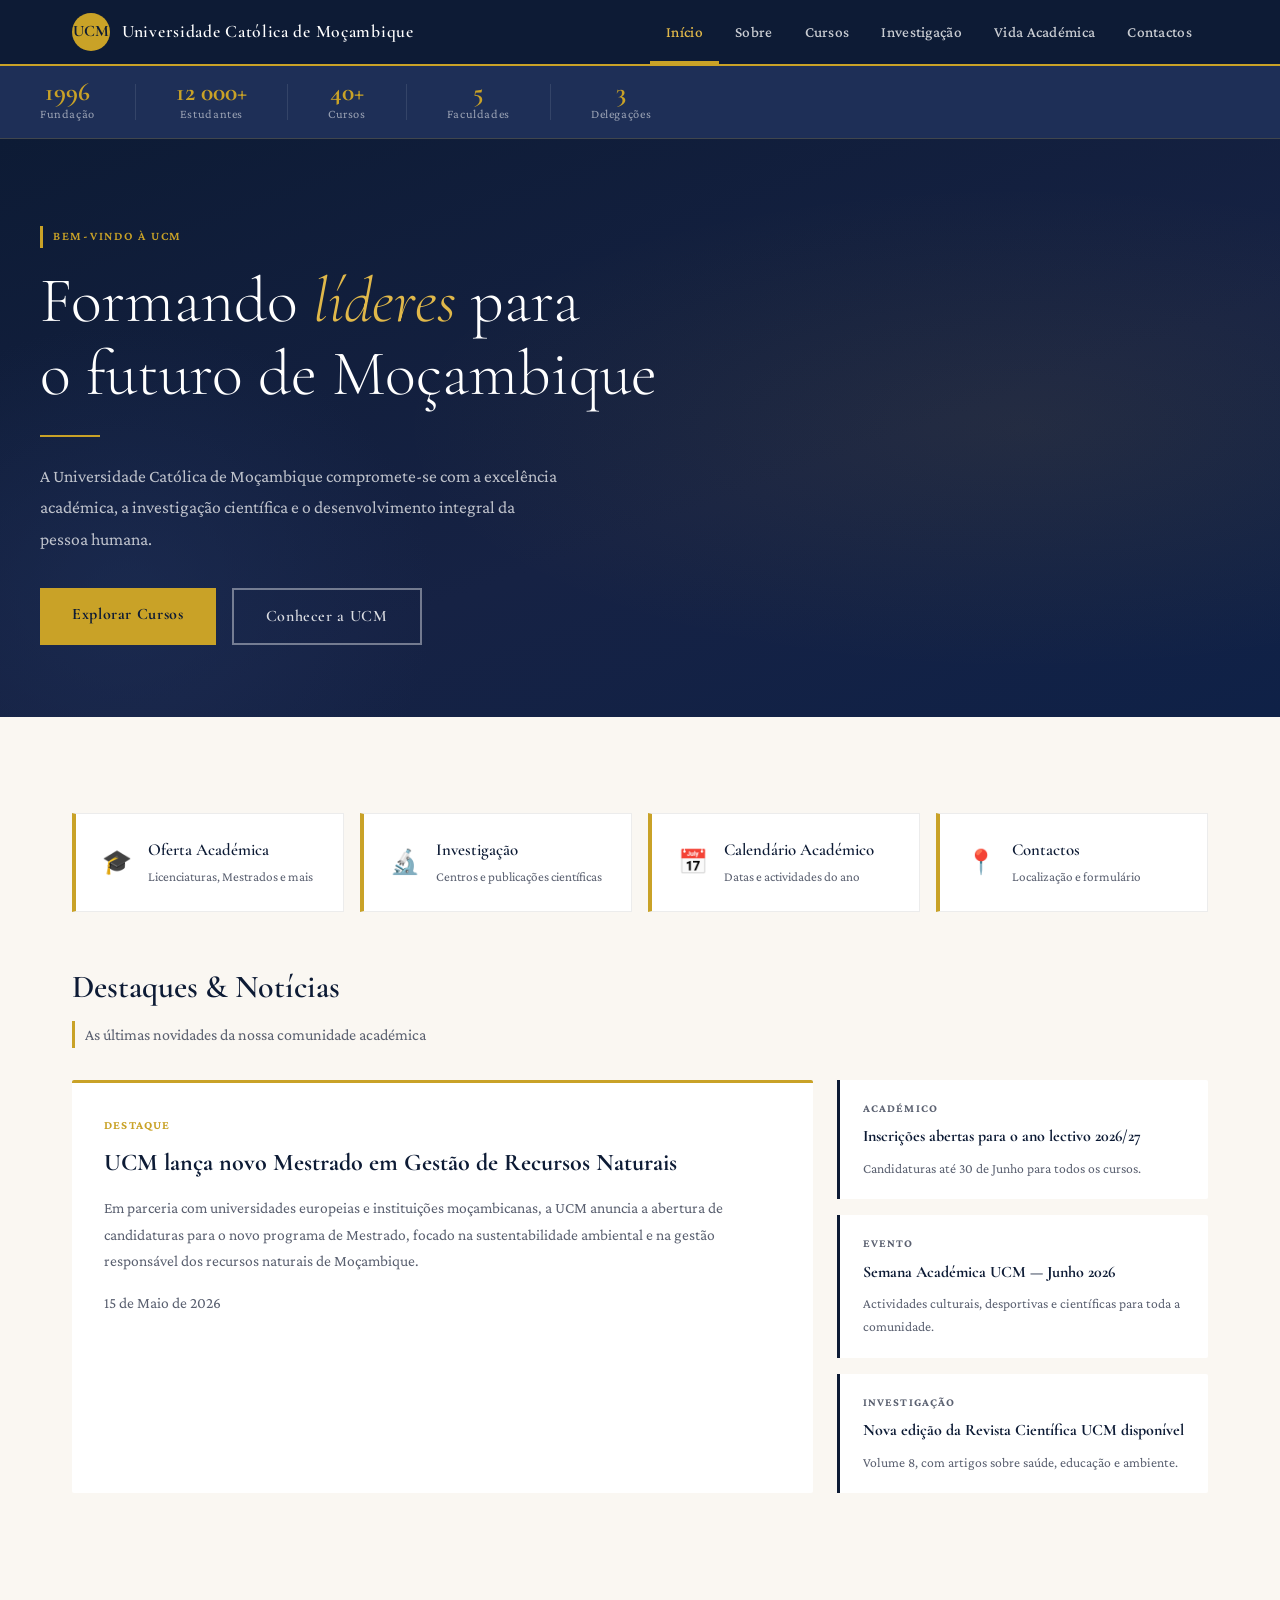
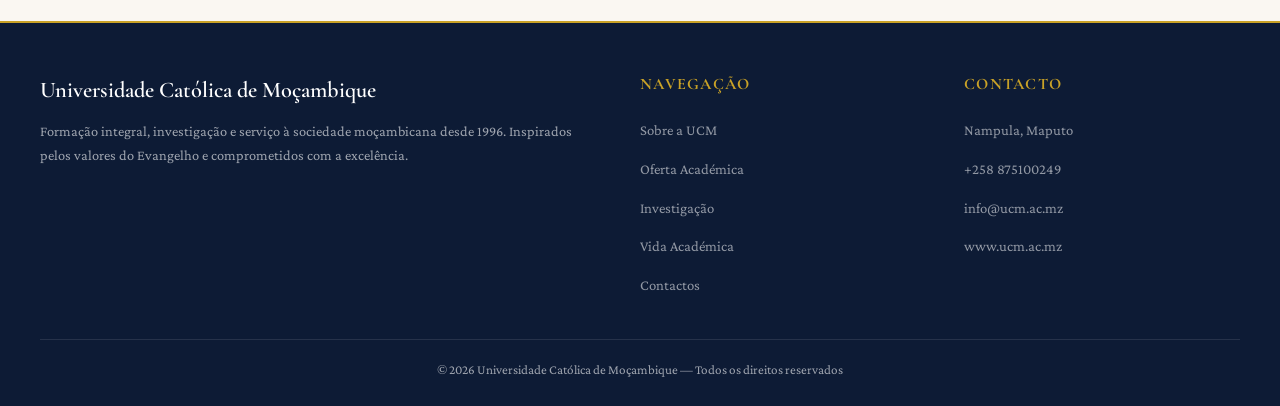
<file: index.html>
<!DOCTYPE html>
<html lang="pt">
<head>
  <meta charset="UTF-8">
  <meta name="viewport" content="width=device-width, initial-scale=1.0">
  <title>UCM — Universidade Católica de Moçambique</title>
  <link rel="stylesheet" href="ucm-style.css">
  <style>
    .hero-cta { display:flex; gap:1rem; margin-top:2rem; flex-wrap:wrap; }
    .btn-outline {
      display:inline-block; padding:0.8rem 2rem;
      border:2px solid rgba(255,255,255,0.4); color:rgba(255,255,255,0.85);
      text-decoration:none; font-family:'Cormorant Garamond',serif;
      font-size:1rem; font-weight:600; letter-spacing:0.04em;
      transition:border-color 0.2s,color 0.2s;
    }
    .btn-outline:hover { border-color:var(--gold); color:var(--gold-light); }
    .btn-primary {
      display:inline-block; padding:0.8rem 2rem;
      background:var(--gold); color:var(--navy);
      text-decoration:none; font-family:'Cormorant Garamond',serif;
      font-size:1rem; font-weight:700; letter-spacing:0.04em;
      transition:background 0.2s;
    }
    .btn-primary:hover { background:var(--gold-light); }

    .stats-bar {
      background:var(--navy-light);
      border-bottom:1px solid rgba(201,162,39,0.2);
      padding:0.8rem 2rem;
    }
    .stats-inner {
      max-width:1200px; margin:0 auto;
      display:flex; gap:2.5rem; align-items:center; flex-wrap:wrap;
    }
    .stat { text-align:center; }
    .stat-num {
      font-family:'Cormorant Garamond',serif;
      font-size:1.6rem; font-weight:700; color:var(--gold);
      line-height:1;
    }
    .stat-label { font-size:0.78rem; color:rgba(255,255,255,0.55); letter-spacing:0.05em; }
    .stat-divider { width:1px; height:36px; background:rgba(255,255,255,0.1); }

    .quick-links {
      display:grid; grid-template-columns:repeat(auto-fill,minmax(220px,1fr));
      gap:1rem; margin:2.5rem 0;
    }
    .quick-link {
      background:var(--white); border:1px solid rgba(0,0,0,0.07);
      padding:1.4rem 1.6rem; text-decoration:none;
      display:flex; align-items:center; gap:1rem;
      border-left:4px solid var(--gold);
      transition:box-shadow 0.2s, transform 0.2s;
    }
    .quick-link:hover { box-shadow:0 4px 20px rgba(13,27,53,0.1); transform:translateX(3px); }
    .quick-link .ql-icon { font-size:1.5rem; }
    .quick-link h4 {
      font-family:'Cormorant Garamond',serif;
      font-size:1.05rem; font-weight:600; color:var(--navy); margin-bottom:0.1rem;
    }
    .quick-link p { font-size:0.82rem; color:var(--text-muted); }

    .news-grid {
      display:grid; grid-template-columns:2fr 1fr;
      gap:1.5rem; margin-top:1.5rem;
    }
    .news-main {
      background:var(--white); border-top:3px solid var(--gold);
      padding:2rem; border-radius:2px;
    }
    .news-main .news-tag {
      font-size:0.75rem; font-weight:700; letter-spacing:0.1em;
      text-transform:uppercase; color:var(--gold); margin-bottom:0.5rem;
    }
    .news-main h3 {
      font-family:'Cormorant Garamond',serif;
      font-size:1.5rem; color:var(--navy); margin-bottom:0.7rem;
    }
    .news-main p { font-size:0.97rem; color:var(--text-muted); line-height:1.7; }
    .news-date { font-size:0.8rem; color:var(--text-muted); margin-top:1rem; }

    .news-side { display:flex; flex-direction:column; gap:1rem; }
    .news-item {
      background:var(--white); padding:1.2rem 1.4rem;
      border-left:3px solid var(--navy); border-radius:0 2px 2px 0;
    }
    .news-item .news-tag { font-size:0.72rem; font-weight:700; letter-spacing:0.1em; text-transform:uppercase; color:var(--text-muted); }
    .news-item h4 { font-family:'Cormorant Garamond',serif; font-size:1rem; color:var(--navy); margin:0.3rem 0 0.4rem; }
    .news-item p { font-size:0.85rem; color:var(--text-muted); }

    @media(max-width:900px){ .news-grid{grid-template-columns:1fr;} }
  </style>
</head>
<body>

<nav>
  <div class="nav-inner">
    <a href="index.html" class="nav-logo">
      <div class="logo-icon">UCM</div>
      <span>Universidade Católica de Moçambique</span>
    </a>
    <ul class="nav-links">
      <li><a href="index.html" class="active">Início</a></li>
      <li><a href="sobre.html">Sobre</a></li>
      <li><a href="cursos.html">Cursos</a></li>
      <li><a href="investigacao.html">Investigação</a></li>
      <li><a href="vida.html">Vida Académica</a></li>
      <li><a href="contactos.html">Contactos</a></li>
    </ul>
  </div>
</nav>

<div class="stats-bar">
  <div class="stats-inner">
    <div class="stat"><div class="stat-num">1996</div><div class="stat-label">Fundação</div></div>
    <div class="stat-divider"></div>
    <div class="stat"><div class="stat-num">12 000+</div><div class="stat-label">Estudantes</div></div>
    <div class="stat-divider"></div>
    <div class="stat"><div class="stat-num">40+</div><div class="stat-label">Cursos</div></div>
    <div class="stat-divider"></div>
    <div class="stat"><div class="stat-num">5</div><div class="stat-label">Faculdades</div></div>
    <div class="stat-divider"></div>
    <div class="stat"><div class="stat-num">3</div><div class="stat-label">Delegações</div></div>
  </div>
</div>

<div class="hero">
  <div class="hero-inner">
    <span class="hero-eyebrow">Bem-vindo à UCM</span>
    <h1>Formando <em>líderes</em> para<br>o futuro de Moçambique</h1>
    <div class="hero-gold-line"></div>
    <p>A Universidade Católica de Moçambique compromete-se com a excelência académica, a investigação científica e o desenvolvimento integral da pessoa humana.</p>
    <div class="hero-cta">
      <a href="cursos.html" class="btn-primary">Explorar Cursos</a>
      <a href="sobre.html" class="btn-outline">Conhecer a UCM</a>
    </div>
  </div>
</div>

<main>

  <div class="quick-links">
    <a href="cursos.html" class="quick-link">
      <span class="ql-icon">🎓</span>
      <div><h4>Oferta Académica</h4><p>Licenciaturas, Mestrados e mais</p></div>
    </a>
    <a href="investigacao.html" class="quick-link">
      <span class="ql-icon">🔬</span>
      <div><h4>Investigação</h4><p>Centros e publicações científicas</p></div>
    </a>
    <a href="vida.html" class="quick-link">
      <span class="ql-icon">📅</span>
      <div><h4>Calendário Académico</h4><p>Datas e actividades do ano</p></div>
    </a>
    <a href="contactos.html" class="quick-link">
      <span class="ql-icon">📍</span>
      <div><h4>Contactos</h4><p>Localização e formulário</p></div>
    </a>
  </div>

  <div style="margin-top:3rem;">
    <p class="section-title">Destaques & Notícias</p>
    <p class="section-sub">As últimas novidades da nossa comunidade académica</p>

    <div class="news-grid">
      <div class="news-main">
        <div class="news-tag">Destaque</div>
        <h3>UCM lança novo Mestrado em Gestão de Recursos Naturais</h3>
        <p>Em parceria com universidades europeias e instituições moçambicanas, a UCM anuncia a abertura de candidaturas para o novo programa de Mestrado, focado na sustentabilidade ambiental e na gestão responsável dos recursos naturais de Moçambique.</p>
        <p class="news-date">15 de Maio de 2026</p>
      </div>
      <div class="news-side">
        <div class="news-item">
          <div class="news-tag">Académico</div>
          <h4>Inscrições abertas para o ano lectivo 2026/27</h4>
          <p>Candidaturas até 30 de Junho para todos os cursos.</p>
        </div>
        <div class="news-item">
          <div class="news-tag">Evento</div>
          <h4>Semana Académica UCM — Junho 2026</h4>
          <p>Actividades culturais, desportivas e científicas para toda a comunidade.</p>
        </div>
        <div class="news-item">
          <div class="news-tag">Investigação</div>
          <h4>Nova edição da Revista Científica UCM disponível</h4>
          <p>Volume 8, com artigos sobre saúde, educação e ambiente.</p>
        </div>
      </div>
    </div>
  </div>

</main>

<footer>
  <div class="footer-inner">
    <div class="footer-brand">
      <h3>Universidade Católica de Moçambique</h3>
      <p>Formação integral, investigação e serviço à sociedade moçambicana desde 1996. Inspirados pelos valores do Evangelho e comprometidos com a excelência.</p>
    </div>
    <div class="footer-col">
      <h4>Navegação</h4>
      <ul>
        <li><a href="sobre.html">Sobre a UCM</a></li>
        <li><a href="cursos.html">Oferta Académica</a></li>
        <li><a href="investigacao.html">Investigação</a></li>
        <li><a href="vida.html">Vida Académica</a></li>
        <li><a href="contactos.html">Contactos</a></li>
      </ul>
    </div>
    <div class="footer-col">
      <h4>Contacto</h4>
      <ul>
        <li><a href="#">Nampula, Maputo</a></li>
        <li><a href="#">+258 875100249</a></li>
        <li><a href="#">info@ucm.ac.mz</a></li>
        <li><a href="#">www.ucm.ac.mz</a></li>
      </ul>
    </div>
  </div>
  <div class="footer-bottom">
    &copy; 2026 Universidade Católica de Moçambique — Todos os direitos reservados
  </div>
</footer>

</body>
</html>
</file>
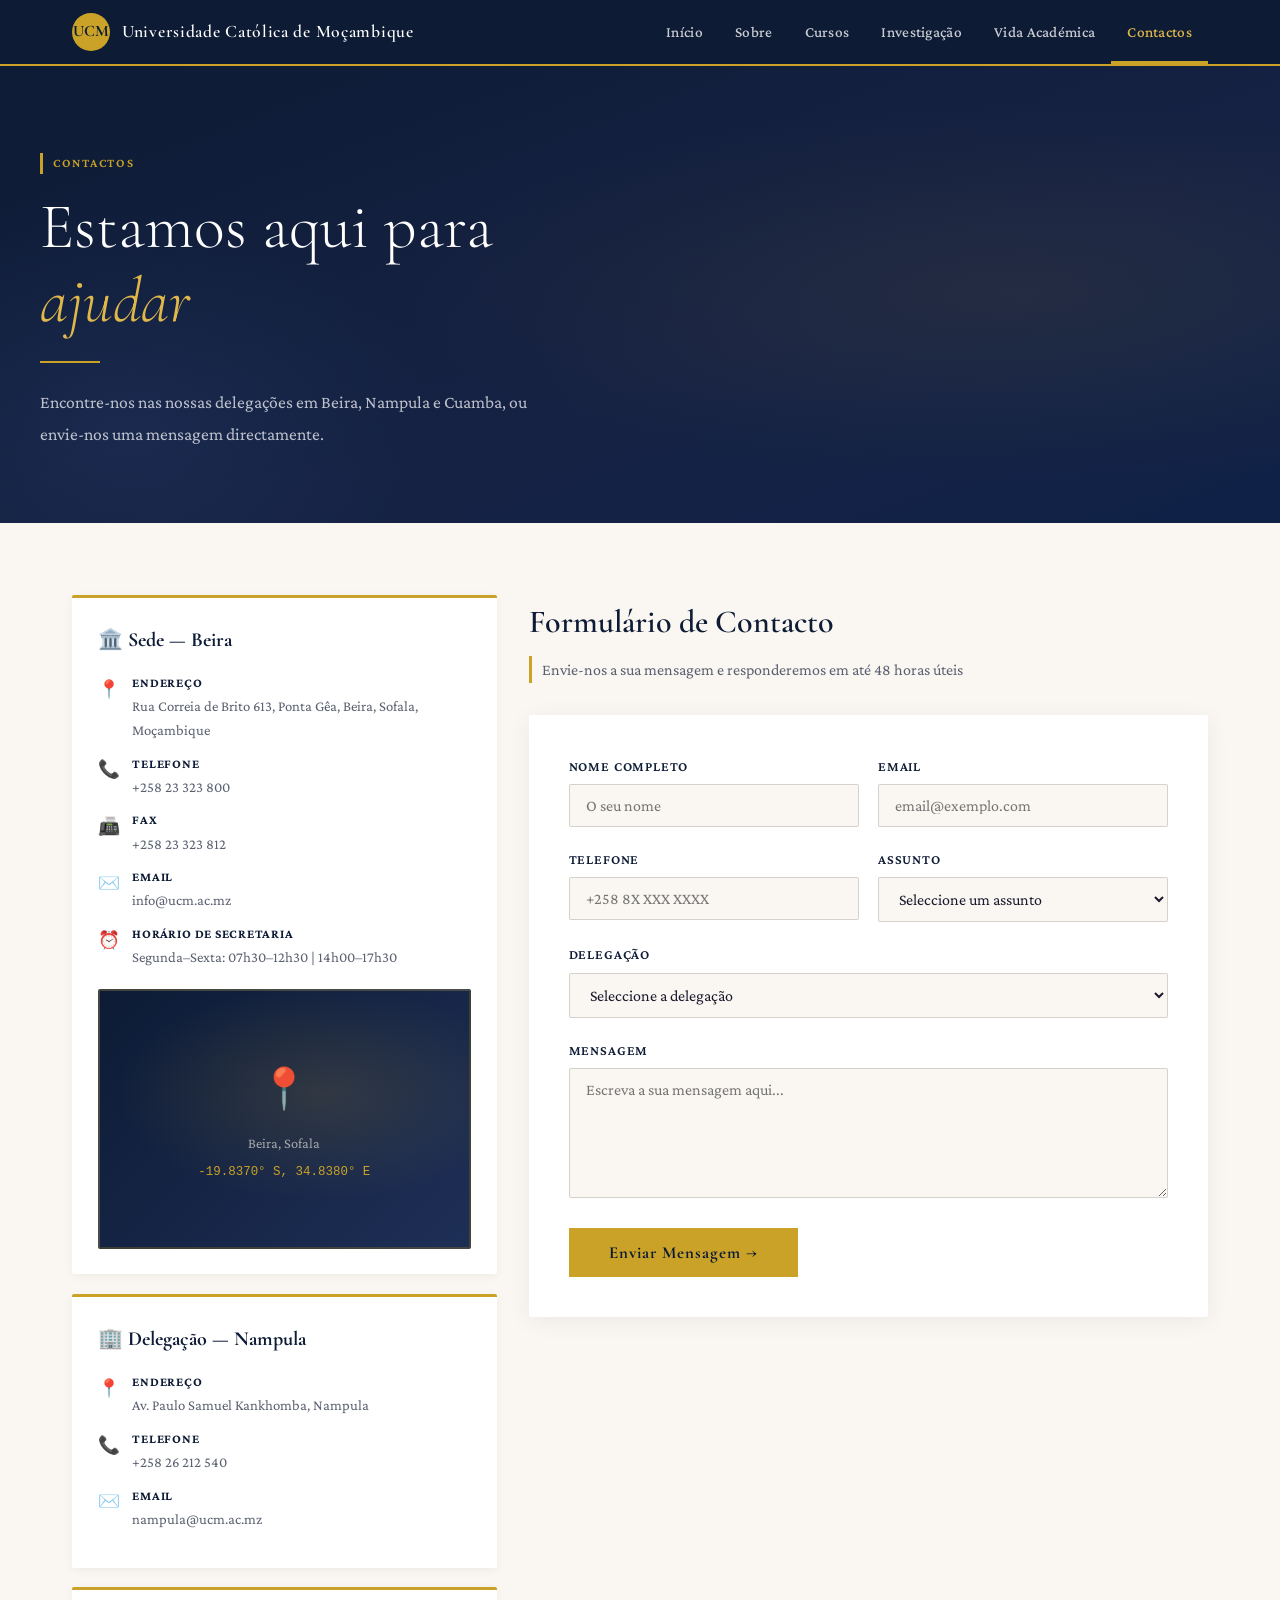
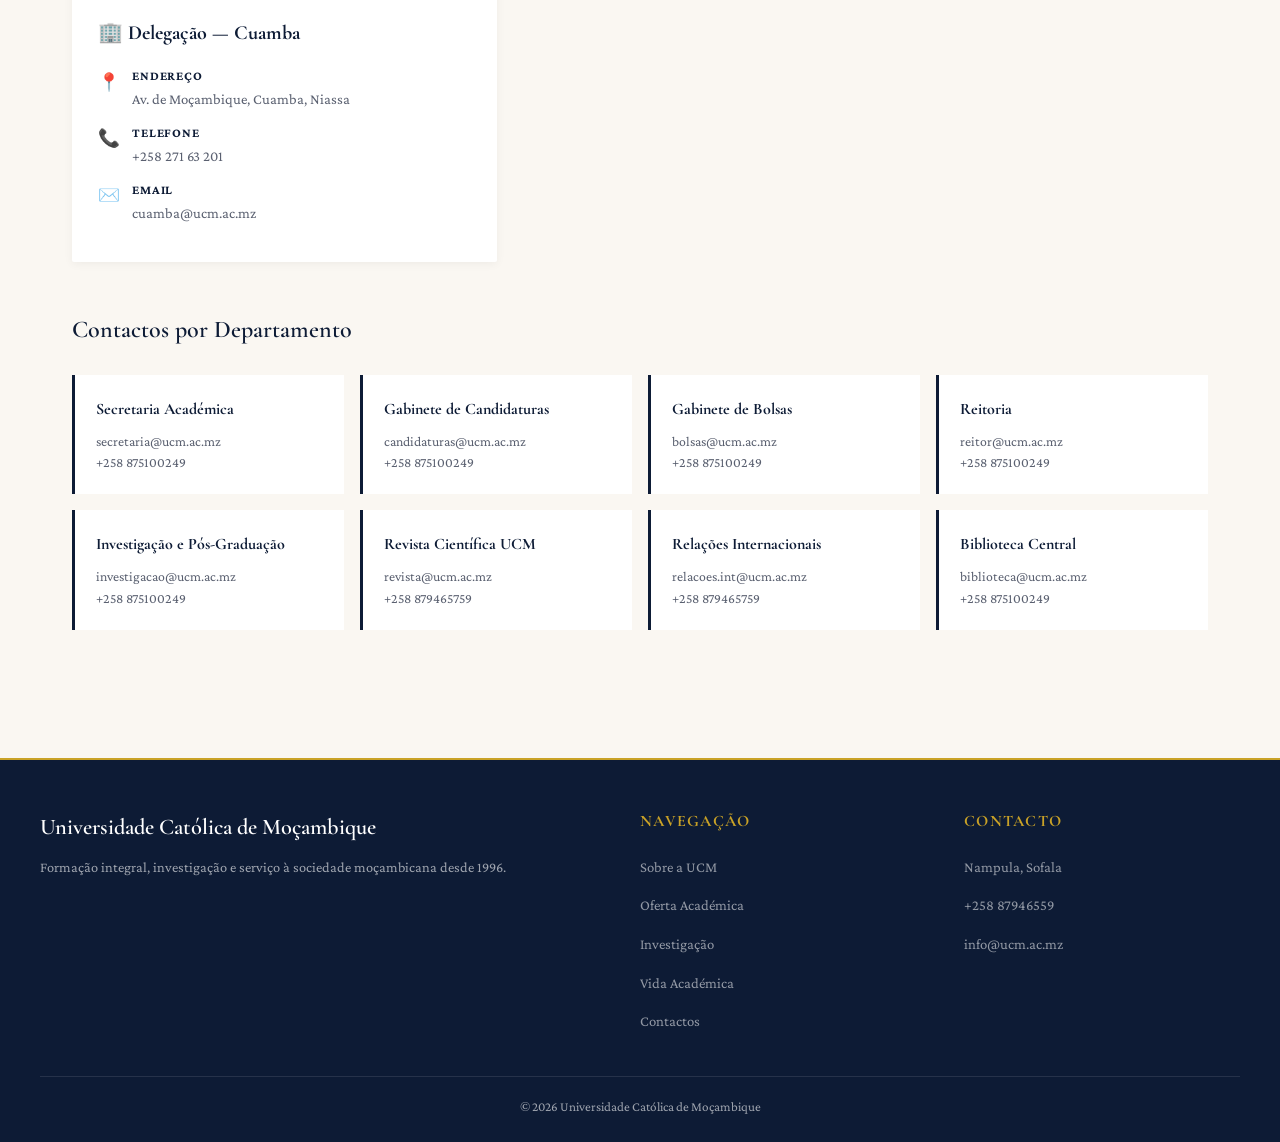
<file: contactos.html>
<!DOCTYPE html>
<html lang="pt">
<head>
  <meta charset="UTF-8">
  <meta name="viewport" content="width=device-width, initial-scale=1.0">
  <title>Contactos — UCM</title>
  <link rel="stylesheet" href="ucm-style.css">
  <style>
    .contact-layout { display:grid; grid-template-columns:1fr 1.6fr; gap:2rem; margin-top:1rem; align-items:start; }

    .location-info { display:flex; flex-direction:column; gap:1.2rem; }

    .location-card {
      background:var(--white); padding:1.6rem;
      border-top:3px solid var(--gold); border-radius:2px;
      box-shadow:0 2px 10px rgba(0,0,0,0.05);
    }
    .location-card h3 { font-family:'Cormorant Garamond',serif; font-size:1.25rem; color:var(--navy); margin-bottom:1rem; }
    .loc-item { display:flex; gap:0.8rem; align-items:flex-start; margin-bottom:0.7rem; }
    .loc-icon { font-size:1.1rem; flex-shrink:0; margin-top:0.1rem; }
    .loc-text { font-size:0.92rem; color:var(--text-muted); line-height:1.6; }
    .loc-text strong { color:var(--navy); display:block; font-size:0.8rem; letter-spacing:0.06em; text-transform:uppercase; margin-bottom:0.1rem; }

    .map-placeholder {
      background: linear-gradient(135deg, var(--navy) 0%, var(--navy-light) 100%);
      border-radius:2px; height:260px;
      display:flex; flex-direction:column; align-items:center; justify-content:center;
      color:var(--white); margin-top:1.2rem; position:relative; overflow:hidden;
      border:2px solid var(--border);
    }
    .map-placeholder::before {
      content:''; position:absolute; inset:0;
      background:radial-gradient(ellipse 80% 60% at 60% 40%, rgba(201,162,39,0.15) 0%, transparent 70%);
    }
    .map-placeholder .map-pin { font-size:2.5rem; margin-bottom:0.5rem; }
    .map-placeholder p { font-size:0.9rem; color:rgba(255,255,255,0.6); }
    .map-placeholder .coords { font-size:0.78rem; color:var(--gold); margin-top:0.4rem; font-family:monospace; }

    .form-success {
      display:none; background:#e8f5e9; border:1px solid #81c784;
      padding:1.2rem 1.5rem; border-radius:2px; color:#2e7d32;
      font-size:1rem; margin-top:1rem;
    }
    .form-success.visible { display:block; }

    .dept-grid { display:grid; grid-template-columns:repeat(auto-fill,minmax(220px,1fr)); gap:1rem; margin-top:1.5rem; }
    .dept-card { background:var(--white); padding:1.3rem; border-left:3px solid var(--navy); }
    .dept-card h4 { font-family:'Cormorant Garamond',serif; font-size:1rem; color:var(--navy); margin-bottom:0.5rem; }
    .dept-card p { font-size:0.86rem; color:var(--text-muted); line-height:1.55; }

    @media(max-width:900px){ .contact-layout { grid-template-columns:1fr; } }
  </style>
</head>
<body>

<nav>
  <div class="nav-inner">
    <a href="index.html" class="nav-logo">
      <div class="logo-icon">UCM</div>
      <span>Universidade Católica de Moçambique</span>
    </a>
    <ul class="nav-links">
      <li><a href="index.html">Início</a></li>
      <li><a href="sobre.html">Sobre</a></li>
      <li><a href="cursos.html">Cursos</a></li>
      <li><a href="investigacao.html">Investigação</a></li>
      <li><a href="vida.html">Vida Académica</a></li>
      <li><a href="contactos.html" class="active">Contactos</a></li>
    </ul>
  </div>
</nav>

<div class="hero">
  <div class="hero-inner">
    <span class="hero-eyebrow">Contactos</span>
    <h1>Estamos aqui para<br><em>ajudar</em></h1>
    <div class="hero-gold-line"></div>
    <p>Encontre-nos nas nossas delegações em Beira, Nampula e Cuamba, ou envie-nos uma mensagem directamente.</p>
  </div>
</div>

<main>

  <div class="contact-layout">

    <!-- LOCALIZAÇÃO -->
    <div class="location-info">
      <div class="location-card">
        <h3>🏛️ Sede — Beira</h3>
        <div class="loc-item">
          <span class="loc-icon">📍</span>
          <div class="loc-text"><strong>Endereço</strong>Rua Correia de Brito 613, Ponta Gêa, Beira, Sofala, Moçambique</div>
        </div>
        <div class="loc-item">
          <span class="loc-icon">📞</span>
          <div class="loc-text"><strong>Telefone</strong>+258 23 323 800</div>
        </div>
        <div class="loc-item">
          <span class="loc-icon">📠</span>
          <div class="loc-text"><strong>Fax</strong>+258 23 323 812</div>
        </div>
        <div class="loc-item">
          <span class="loc-icon">✉️</span>
          <div class="loc-text"><strong>Email</strong>info@ucm.ac.mz</div>
        </div>
        <div class="loc-item">
          <span class="loc-icon">⏰</span>
          <div class="loc-text"><strong>Horário de Secretaria</strong>Segunda–Sexta: 07h30–12h30 | 14h00–17h30</div>
        </div>
        <div class="map-placeholder">
          <span class="map-pin">📍</span>
          <p>Beira, Sofala</p>
          <span class="coords">-19.8370° S, 34.8380° E</span>
        </div>
      </div>

      <div class="location-card">
        <h3>🏢 Delegação — Nampula</h3>
        <div class="loc-item">
          <span class="loc-icon">📍</span>
          <div class="loc-text"><strong>Endereço</strong>Av. Paulo Samuel Kankhomba, Nampula</div>
        </div>
        <div class="loc-item">
          <span class="loc-icon">📞</span>
          <div class="loc-text"><strong>Telefone</strong>+258 26 212 540</div>
        </div>
        <div class="loc-item">
          <span class="loc-icon">✉️</span>
          <div class="loc-text"><strong>Email</strong>nampula@ucm.ac.mz</div>
        </div>
      </div>

      <div class="location-card">
        <h3>🏢 Delegação — Cuamba</h3>
        <div class="loc-item">
          <span class="loc-icon">📍</span>
          <div class="loc-text"><strong>Endereço</strong>Av. de Moçambique, Cuamba, Niassa</div>
        </div>
        <div class="loc-item">
          <span class="loc-icon">📞</span>
          <div class="loc-text"><strong>Telefone</strong>+258 271 63 201</div>
        </div>
        <div class="loc-item">
          <span class="loc-icon">✉️</span>
          <div class="loc-text"><strong>Email</strong>cuamba@ucm.ac.mz</div>
        </div>
      </div>
    </div>

    <!-- FORMULÁRIO -->
    <div>
      <p class="section-title">Formulário de Contacto</p>
      <p class="section-sub">Envie-nos a sua mensagem e responderemos em até 48 horas úteis</p>

      <div class="contact-form">
        <div class="form-row">
          <div class="form-group">
            <label>Nome Completo</label>
            <input type="text" id="f-nome" placeholder="O seu nome">
          </div>
          <div class="form-group">
            <label>Email</label>
            <input type="email" id="f-email" placeholder="email@exemplo.com">
          </div>
        </div>
        <div class="form-row">
          <div class="form-group">
            <label>Telefone</label>
            <input type="tel" id="f-tel" placeholder="+258 8X XXX XXXX">
          </div>
          <div class="form-group">
            <label>Assunto</label>
            <select id="f-assunto">
              <option value="">Seleccione um assunto</option>
              <option>Candidaturas e Inscrições</option>
              <option>Informação sobre Cursos</option>
              <option>Bolsas de Estudo</option>
              <option>Investigação e Parcerias</option>
              <option>Submissão de Artigo — Revista Científica</option>
              <option>Serviços Académicos</option>
              <option>Outro</option>
            </select>
          </div>
        </div>
        <div class="form-group">
          <label>Delegação</label>
          <select id="f-delegacao">
            <option value="">Seleccione a delegação</option>
            <option>Sede — Beira</option>
            <option>Delegação — Nampula</option>
            <option>Delegação — Cuamba</option>
          </select>
        </div>
        <div class="form-group">
          <label>Mensagem</label>
          <textarea id="f-mensagem" placeholder="Escreva a sua mensagem aqui..."></textarea>
        </div>
        <button class="btn" onclick="submitForm()">Enviar Mensagem →</button>

        <div class="form-success" id="form-success">
          ✅ Mensagem enviada com sucesso! Responderemos em breve para o email indicado.
        </div>
      </div>
    </div>
  </div>

  <!-- DEPARTAMENTOS -->
  <div style="margin-top:3rem;">
    <p class="section-title" style="font-size:1.5rem;">Contactos por Departamento</p>
    <div class="dept-grid">
      <div class="dept-card">
        <h4>Secretaria Académica</h4>
        <p>secretaria@ucm.ac.mz<br>+258 875100249</p>
      </div>
      <div class="dept-card">
        <h4>Gabinete de Candidaturas</h4>
        <p>candidaturas@ucm.ac.mz<br>+258 875100249</p>
      </div>
      <div class="dept-card">
        <h4>Gabinete de Bolsas</h4>
        <p>bolsas@ucm.ac.mz<br>+258 875100249</p>
      </div>
      <div class="dept-card">
        <h4>Reitoria</h4>
        <p>reitor@ucm.ac.mz<br>+258 875100249</p>
      </div>
      <div class="dept-card">
        <h4>Investigação e Pós-Graduação</h4>
        <p>investigacao@ucm.ac.mz<br>+258 875100249</p>
      </div>
      <div class="dept-card">
        <h4>Revista Científica UCM</h4>
        <p>revista@ucm.ac.mz<br>+258 879465759</p>
      </div>
      <div class="dept-card">
        <h4>Relações Internacionais</h4>
        <p>relacoes.int@ucm.ac.mz<br>+258 879465759</p>
      </div>
      <div class="dept-card">
        <h4>Biblioteca Central</h4>
        <p>biblioteca@ucm.ac.mz<br>+258 875100249</p>
      </div>
    </div>
  </div>

</main>

<footer>
  <div class="footer-inner">
    <div class="footer-brand">
      <h3>Universidade Católica de Moçambique</h3>
      <p>Formação integral, investigação e serviço à sociedade moçambicana desde 1996.</p>
    </div>
    <div class="footer-col">
      <h4>Navegação</h4>
      <ul>
        <li><a href="sobre.html">Sobre a UCM</a></li>
        <li><a href="cursos.html">Oferta Académica</a></li>
        <li><a href="investigacao.html">Investigação</a></li>
        <li><a href="vida.html">Vida Académica</a></li>
        <li><a href="contactos.html">Contactos</a></li>
      </ul>
    </div>
    <div class="footer-col">
      <h4>Contacto</h4>
      <ul>
        <li><a href="#">Nampula, Sofala</a></li>
        <li><a href="#">+258 87946559</a></li>
        <li><a href="#">info@ucm.ac.mz</a></li>
      </ul>
    </div>
  </div>
  <div class="footer-bottom">&copy; 2026 Universidade Católica de Moçambique</div>
</footer>

<script>
function submitForm() {
  const nome = document.getElementById('f-nome').value.trim();
  const email = document.getElementById('f-email').value.trim();
  const msg = document.getElementById('f-mensagem').value.trim();
  if (!nome || !email || !msg) {
    alert('Por favor, preencha pelo menos o nome, email e mensagem.');
    return;
  }
  document.getElementById('form-success').classList.add('visible');
  document.querySelectorAll('.contact-form input, .contact-form select, .contact-form textarea').forEach(el => el.value = '');
  setTimeout(() => document.getElementById('form-success').classList.remove('visible'), 6000);
}
</script>
</body>
</html>
</file>
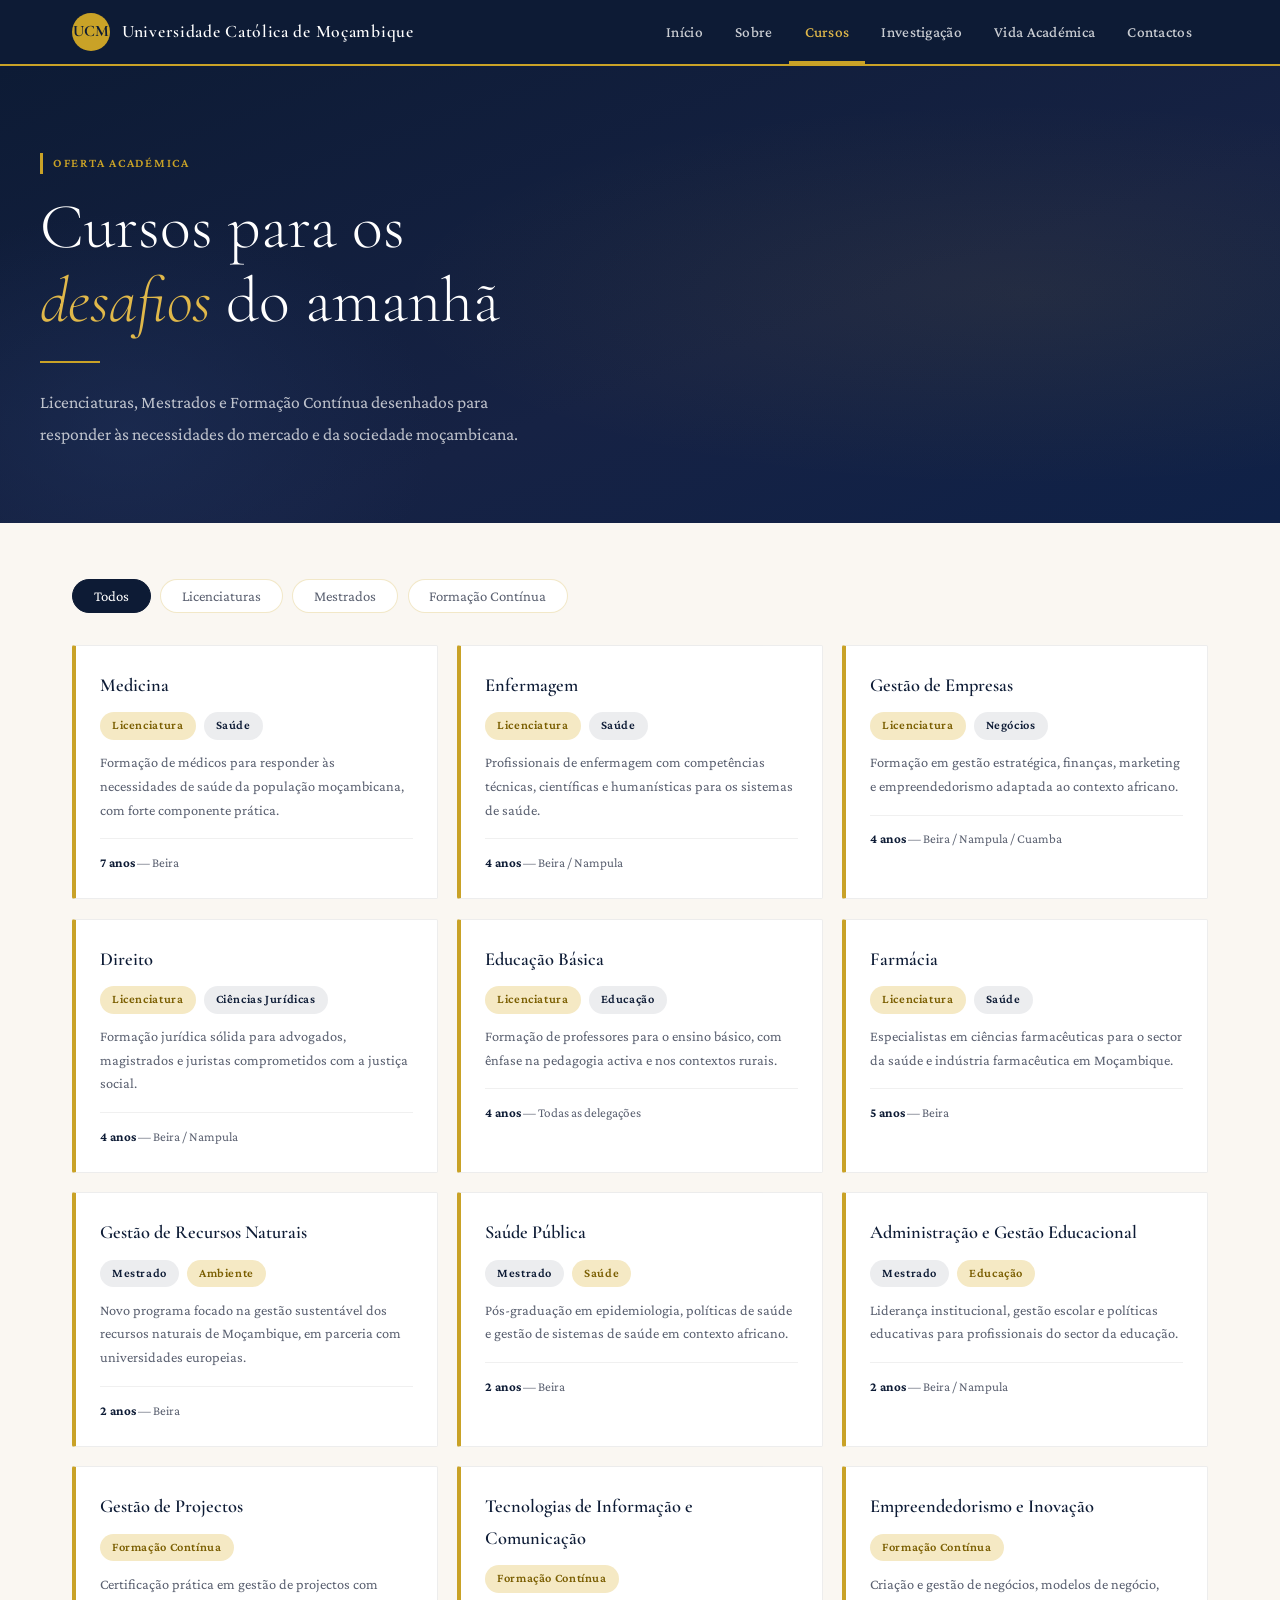
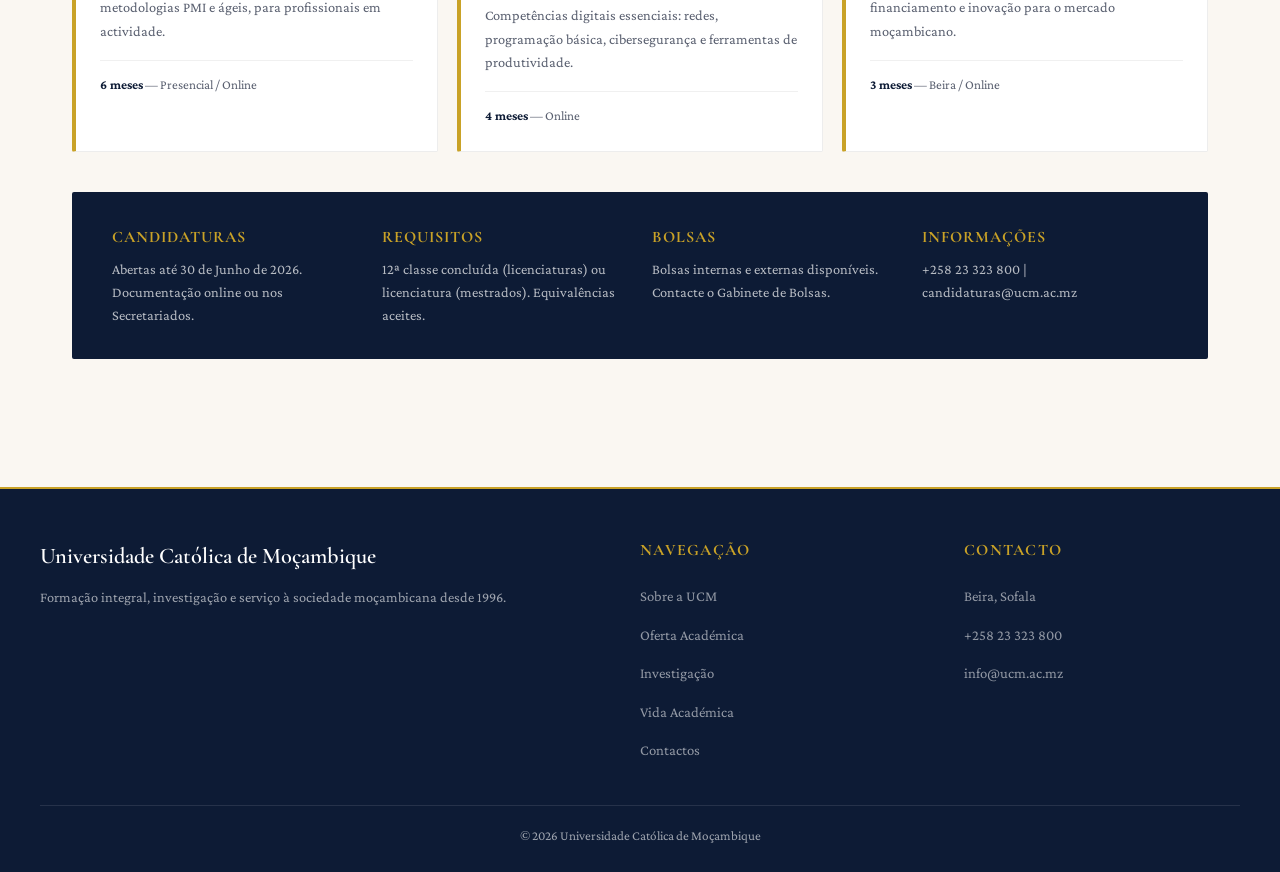
<file: cursos.html>
<!DOCTYPE html>
<html lang="pt">
<head>
  <meta charset="UTF-8">
  <meta name="viewport" content="width=device-width, initial-scale=1.0">
  <title>Oferta Académica — UCM</title>
  <link rel="stylesheet" href="ucm-style.css">
  <style>
    .filter-bar { display:flex; gap:0.6rem; flex-wrap:wrap; margin-bottom:2rem; }
    .filter-btn {
      padding:0.5rem 1.3rem; border:1px solid var(--border); background:var(--white);
      font-family:'Crimson Pro',serif; font-size:0.92rem; cursor:pointer;
      color:var(--text-muted); border-radius:20px; transition:all 0.2s;
    }
    .filter-btn.active,
    .filter-btn:hover { background:var(--navy); color:var(--white); border-color:var(--navy); }

    .course-list { display:grid; grid-template-columns:repeat(auto-fill,minmax(320px,1fr)); gap:1.2rem; }
    .course-card {
      background:var(--white); border:1px solid rgba(0,0,0,0.07);
      padding:1.5rem; border-radius:2px;
      border-left:4px solid var(--gold);
      transition:box-shadow 0.2s, transform 0.2s;
    }
    .course-card:hover { box-shadow:0 6px 24px rgba(13,27,53,0.1); transform:translateY(-2px); }
    .course-card.hidden { display:none; }
    .course-header { display:flex; align-items:flex-start; justify-content:space-between; margin-bottom:0.7rem; }
    .course-title { font-family:'Cormorant Garamond',serif; font-size:1.15rem; font-weight:600; color:var(--navy); flex:1; }
    .course-meta { display:flex; gap:0.5rem; flex-wrap:wrap; margin-bottom:0.7rem; }
    .course-desc { font-size:0.9rem; color:var(--text-muted); line-height:1.65; }
    .course-footer { margin-top:1rem; padding-top:0.8rem; border-top:1px solid rgba(0,0,0,0.06); display:flex; gap:0.6rem; align-items:center; }
    .duration { font-size:0.82rem; color:var(--text-muted); }
    .duration strong { color:var(--navy); }

    .info-box {
      background:var(--navy); color:var(--white); padding:2rem 2.5rem;
      border-radius:2px; margin-top:2.5rem;
      display:grid; grid-template-columns:repeat(auto-fill,minmax(200px,1fr)); gap:1.5rem;
    }
    .info-box h4 { font-family:'Cormorant Garamond',serif; font-size:1rem; color:var(--gold); margin-bottom:0.4rem; letter-spacing:0.06em; text-transform:uppercase; }
    .info-box p { font-size:0.9rem; color:rgba(255,255,255,0.7); line-height:1.6; }
  </style>
</head>
<body>

<nav>
  <div class="nav-inner">
    <a href="index.html" class="nav-logo">
      <div class="logo-icon">UCM</div>
      <span>Universidade Católica de Moçambique</span>
    </a>
    <ul class="nav-links">
      <li><a href="index.html">Início</a></li>
      <li><a href="sobre.html">Sobre</a></li>
      <li><a href="cursos.html" class="active">Cursos</a></li>
      <li><a href="investigacao.html">Investigação</a></li>
      <li><a href="vida.html">Vida Académica</a></li>
      <li><a href="contactos.html">Contactos</a></li>
    </ul>
  </div>
</nav>

<div class="hero">
  <div class="hero-inner">
    <span class="hero-eyebrow">Oferta Académica</span>
    <h1>Cursos para os<br><em>desafios</em> do amanhã</h1>
    <div class="hero-gold-line"></div>
    <p>Licenciaturas, Mestrados e Formação Contínua desenhados para responder às necessidades do mercado e da sociedade moçambicana.</p>
  </div>
</div>

<main>

  <div class="filter-bar">
    <button class="filter-btn active" onclick="filterCourses('all',this)">Todos</button>
    <button class="filter-btn" onclick="filterCourses('licenciatura',this)">Licenciaturas</button>
    <button class="filter-btn" onclick="filterCourses('mestrado',this)">Mestrados</button>
    <button class="filter-btn" onclick="filterCourses('continua',this)">Formação Contínua</button>
  </div>

  <div class="course-list">

    <!-- LICENCIATURAS -->
    <div class="course-card" data-type="licenciatura">
      <div class="course-header"><div class="course-title">Medicina</div></div>
      <div class="course-meta"><span class="badge badge-gold">Licenciatura</span><span class="badge badge-navy">Saúde</span></div>
      <div class="course-desc">Formação de médicos para responder às necessidades de saúde da população moçambicana, com forte componente prática.</div>
      <div class="course-footer"><span class="duration"><strong>7 anos</strong> — Beira</span></div>
    </div>

    <div class="course-card" data-type="licenciatura">
      <div class="course-header"><div class="course-title">Enfermagem</div></div>
      <div class="course-meta"><span class="badge badge-gold">Licenciatura</span><span class="badge badge-navy">Saúde</span></div>
      <div class="course-desc">Profissionais de enfermagem com competências técnicas, científicas e humanísticas para os sistemas de saúde.</div>
      <div class="course-footer"><span class="duration"><strong>4 anos</strong> — Beira / Nampula</span></div>
    </div>

    <div class="course-card" data-type="licenciatura">
      <div class="course-header"><div class="course-title">Gestão de Empresas</div></div>
      <div class="course-meta"><span class="badge badge-gold">Licenciatura</span><span class="badge badge-navy">Negócios</span></div>
      <div class="course-desc">Formação em gestão estratégica, finanças, marketing e empreendedorismo adaptada ao contexto africano.</div>
      <div class="course-footer"><span class="duration"><strong>4 anos</strong> — Beira / Nampula / Cuamba</span></div>
    </div>

    <div class="course-card" data-type="licenciatura">
      <div class="course-header"><div class="course-title">Direito</div></div>
      <div class="course-meta"><span class="badge badge-gold">Licenciatura</span><span class="badge badge-navy">Ciências Jurídicas</span></div>
      <div class="course-desc">Formação jurídica sólida para advogados, magistrados e juristas comprometidos com a justiça social.</div>
      <div class="course-footer"><span class="duration"><strong>4 anos</strong> — Beira / Nampula</span></div>
    </div>

    <div class="course-card" data-type="licenciatura">
      <div class="course-header"><div class="course-title">Educação Básica</div></div>
      <div class="course-meta"><span class="badge badge-gold">Licenciatura</span><span class="badge badge-navy">Educação</span></div>
      <div class="course-desc">Formação de professores para o ensino básico, com ênfase na pedagogia activa e nos contextos rurais.</div>
      <div class="course-footer"><span class="duration"><strong>4 anos</strong> — Todas as delegações</span></div>
    </div>

    <div class="course-card" data-type="licenciatura">
      <div class="course-header"><div class="course-title">Farmácia</div></div>
      <div class="course-meta"><span class="badge badge-gold">Licenciatura</span><span class="badge badge-navy">Saúde</span></div>
      <div class="course-desc">Especialistas em ciências farmacêuticas para o sector da saúde e indústria farmacêutica em Moçambique.</div>
      <div class="course-footer"><span class="duration"><strong>5 anos</strong> — Beira</span></div>
    </div>

    <!-- MESTRADOS -->
    <div class="course-card" data-type="mestrado">
      <div class="course-header"><div class="course-title">Gestão de Recursos Naturais</div></div>
      <div class="course-meta"><span class="badge badge-navy">Mestrado</span><span class="badge badge-gold">Ambiente</span></div>
      <div class="course-desc">Novo programa focado na gestão sustentável dos recursos naturais de Moçambique, em parceria com universidades europeias.</div>
      <div class="course-footer"><span class="duration"><strong>2 anos</strong> — Beira</span></div>
    </div>

    <div class="course-card" data-type="mestrado">
      <div class="course-header"><div class="course-title">Saúde Pública</div></div>
      <div class="course-meta"><span class="badge badge-navy">Mestrado</span><span class="badge badge-gold">Saúde</span></div>
      <div class="course-desc">Pós-graduação em epidemiologia, políticas de saúde e gestão de sistemas de saúde em contexto africano.</div>
      <div class="course-footer"><span class="duration"><strong>2 anos</strong> — Beira</span></div>
    </div>

    <div class="course-card" data-type="mestrado">
      <div class="course-header"><div class="course-title">Administração e Gestão Educacional</div></div>
      <div class="course-meta"><span class="badge badge-navy">Mestrado</span><span class="badge badge-gold">Educação</span></div>
      <div class="course-desc">Liderança institucional, gestão escolar e políticas educativas para profissionais do sector da educação.</div>
      <div class="course-footer"><span class="duration"><strong>2 anos</strong> — Beira / Nampula</span></div>
    </div>

    <!-- FORMAÇÃO CONTÍNUA -->
    <div class="course-card" data-type="continua">
      <div class="course-header"><div class="course-title">Gestão de Projectos</div></div>
      <div class="course-meta"><span class="badge badge-gold">Formação Contínua</span></div>
      <div class="course-desc">Certificação prática em gestão de projectos com metodologias PMI e ágeis, para profissionais em actividade.</div>
      <div class="course-footer"><span class="duration"><strong>6 meses</strong> — Presencial / Online</span></div>
    </div>

    <div class="course-card" data-type="continua">
      <div class="course-header"><div class="course-title">Tecnologias de Informação e Comunicação</div></div>
      <div class="course-meta"><span class="badge badge-gold">Formação Contínua</span></div>
      <div class="course-desc">Competências digitais essenciais: redes, programação básica, cibersegurança e ferramentas de produtividade.</div>
      <div class="course-footer"><span class="duration"><strong>4 meses</strong> — Online</span></div>
    </div>

    <div class="course-card" data-type="continua">
      <div class="course-header"><div class="course-title">Empreendedorismo e Inovação</div></div>
      <div class="course-meta"><span class="badge badge-gold">Formação Contínua</span></div>
      <div class="course-desc">Criação e gestão de negócios, modelos de negócio, financiamento e inovação para o mercado moçambicano.</div>
      <div class="course-footer"><span class="duration"><strong>3 meses</strong> — Beira / Online</span></div>
    </div>

  </div>

  <div class="info-box">
    <div>
      <h4>Candidaturas</h4>
      <p>Abertas até 30 de Junho de 2026. Documentação online ou nos Secretariados.</p>
    </div>
    <div>
      <h4>Requisitos</h4>
      <p>12ª classe concluída (licenciaturas) ou licenciatura (mestrados). Equivalências aceites.</p>
    </div>
    <div>
      <h4>Bolsas</h4>
      <p>Bolsas internas e externas disponíveis. Contacte o Gabinete de Bolsas.</p>
    </div>
    <div>
      <h4>Informações</h4>
      <p>+258 23 323 800 | candidaturas@ucm.ac.mz</p>
    </div>
  </div>

</main>

<footer>
  <div class="footer-inner">
    <div class="footer-brand">
      <h3>Universidade Católica de Moçambique</h3>
      <p>Formação integral, investigação e serviço à sociedade moçambicana desde 1996.</p>
    </div>
    <div class="footer-col">
      <h4>Navegação</h4>
      <ul>
        <li><a href="sobre.html">Sobre a UCM</a></li>
        <li><a href="cursos.html">Oferta Académica</a></li>
        <li><a href="investigacao.html">Investigação</a></li>
        <li><a href="vida.html">Vida Académica</a></li>
        <li><a href="contactos.html">Contactos</a></li>
      </ul>
    </div>
    <div class="footer-col">
      <h4>Contacto</h4>
      <ul>
        <li><a href="#">Beira, Sofala</a></li>
        <li><a href="#">+258 23 323 800</a></li>
        <li><a href="#">info@ucm.ac.mz</a></li>
      </ul>
    </div>
  </div>
  <div class="footer-bottom">&copy; 2026 Universidade Católica de Moçambique</div>
</footer>

<script>
function filterCourses(type, btn) {
  document.querySelectorAll('.filter-btn').forEach(b => b.classList.remove('active'));
  btn.classList.add('active');
  document.querySelectorAll('.course-card').forEach(card => {
    if (type === 'all' || card.dataset.type === type) {
      card.classList.remove('hidden');
    } else {
      card.classList.add('hidden');
    }
  });
}
</script>
</body>
</html>
</file>
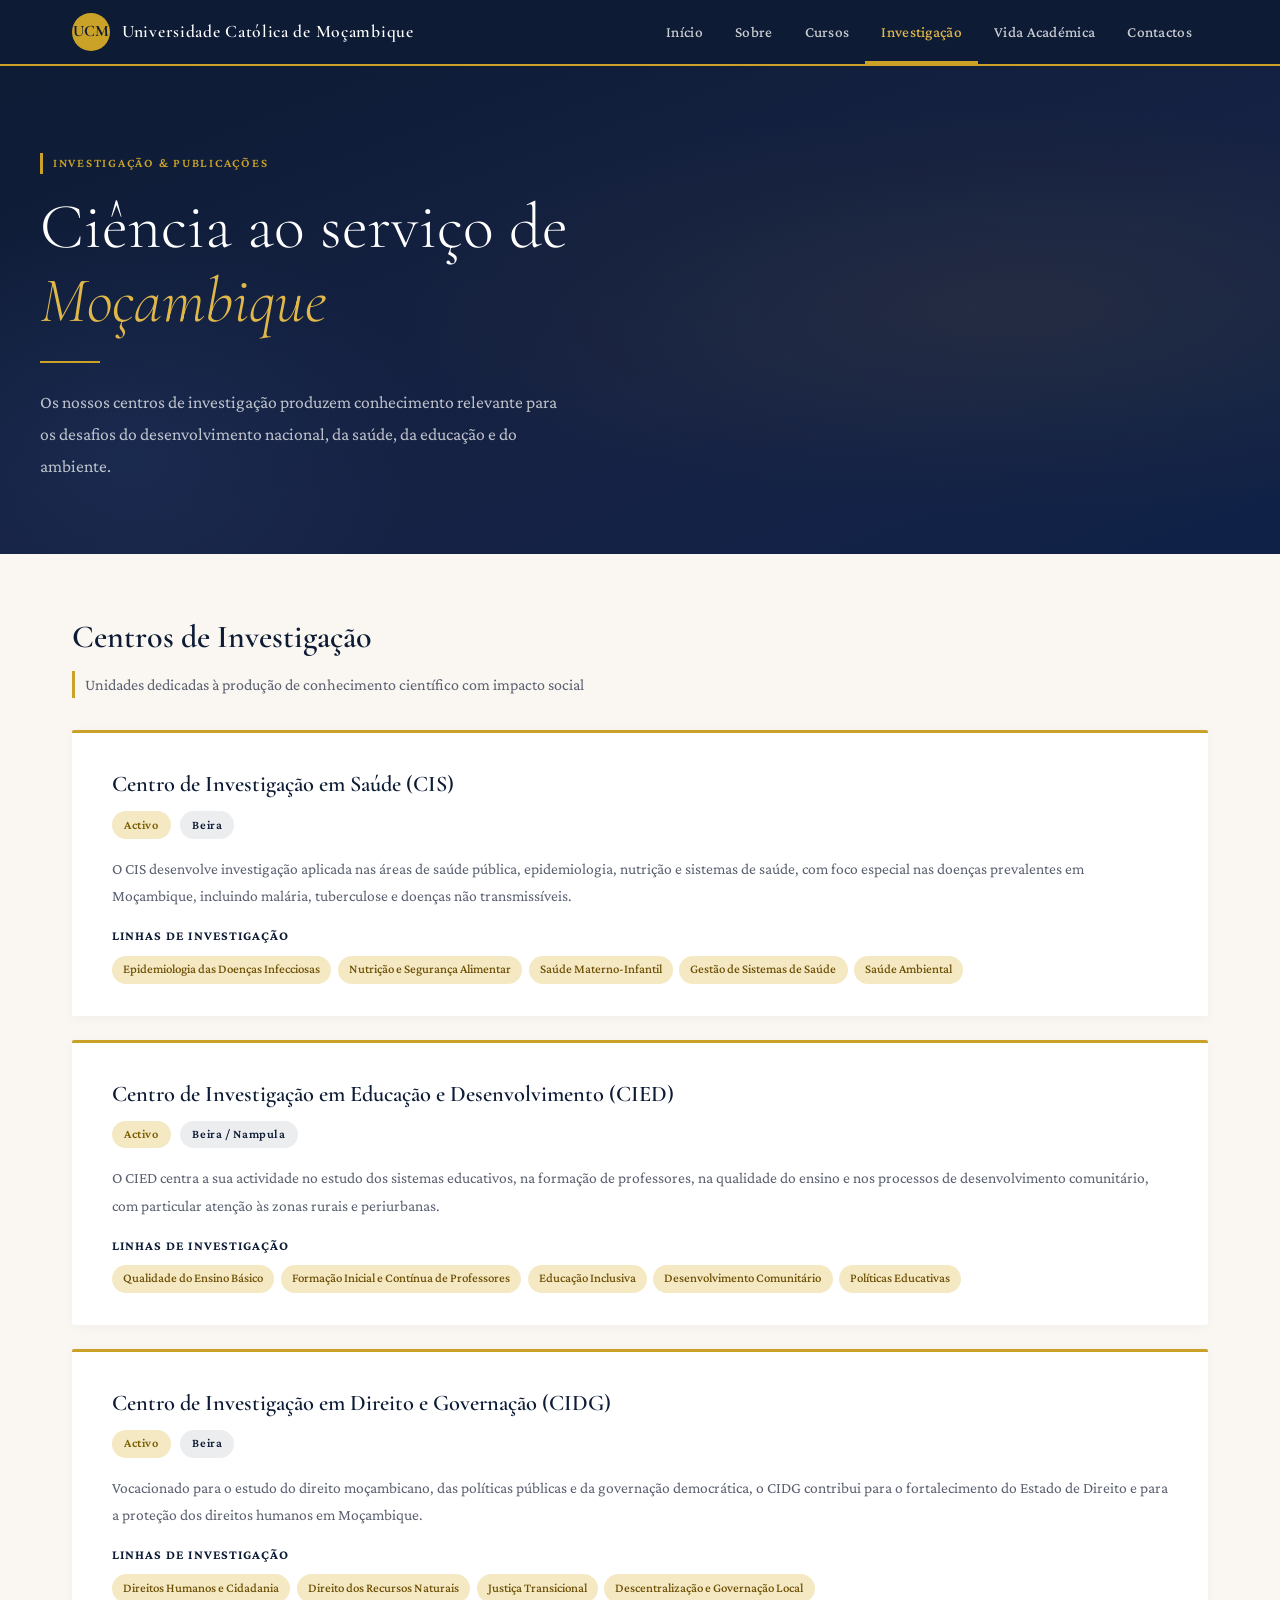
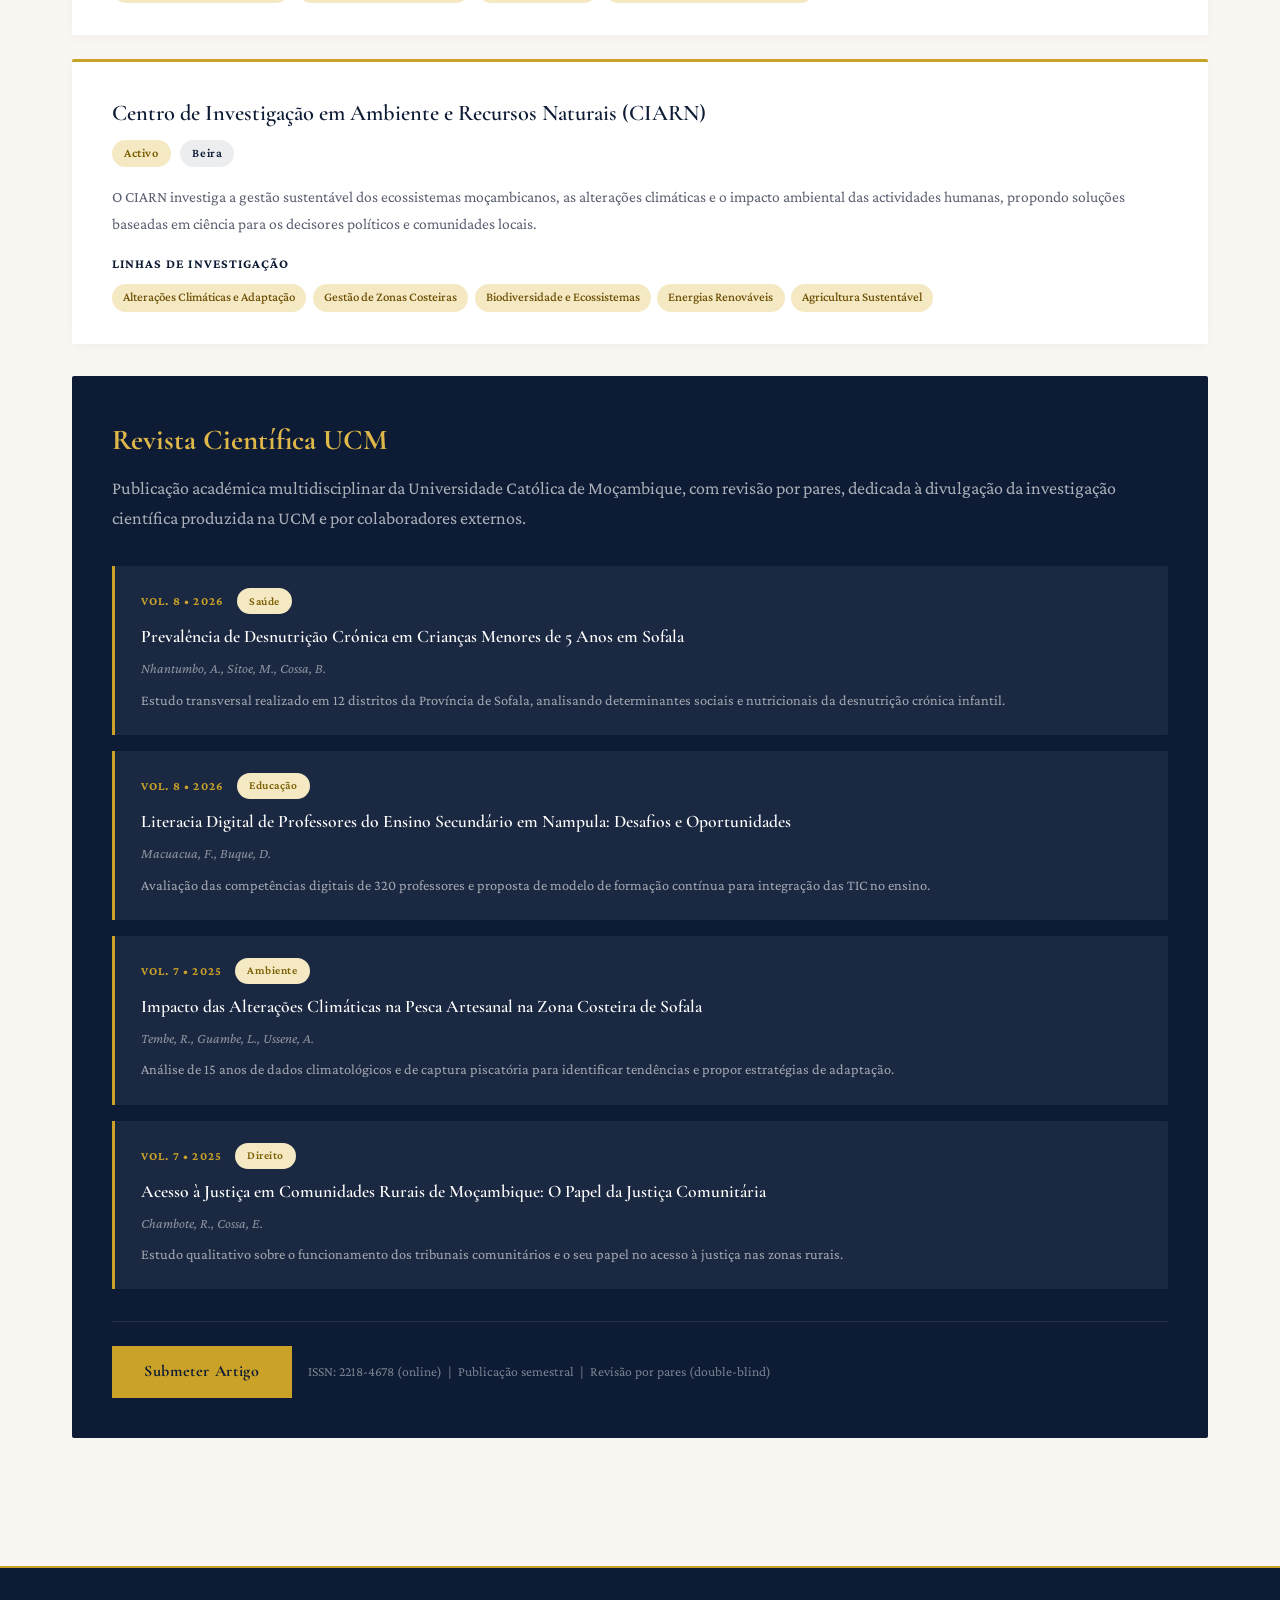
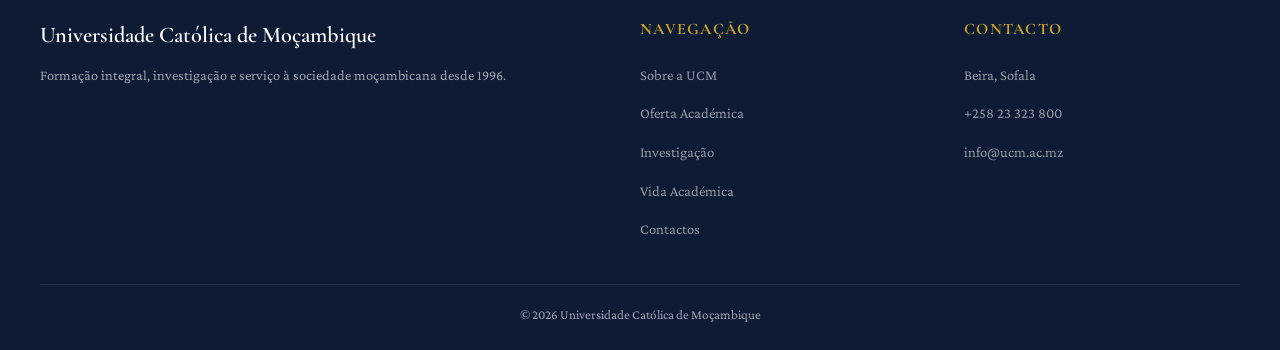
<file: investigacao.html>
<!DOCTYPE html>
<html lang="pt">
<head>
  <meta charset="UTF-8">
  <meta name="viewport" content="width=device-width, initial-scale=1.0">
  <title>Investigação — UCM</title>
  <link rel="stylesheet" href="ucm-style.css">
  <style>
    .research-center {
      background:var(--white); padding:2rem 2.5rem;
      border-top:3px solid var(--gold); margin-bottom:1.5rem;
      border-radius:2px; box-shadow:0 2px 12px rgba(0,0,0,0.04);
    }
    .research-center h3 { font-family:'Cormorant Garamond',serif; font-size:1.4rem; font-weight:600; color:var(--navy); margin-bottom:0.5rem; }
    .research-center .rc-meta { display:flex; gap:0.6rem; margin-bottom:1rem; flex-wrap:wrap; }
    .research-center p { font-size:0.97rem; color:var(--text-muted); line-height:1.75; }
    .research-center .rc-topics { margin-top:1rem; }
    .research-center .rc-topics h4 { font-size:0.82rem; font-weight:700; letter-spacing:0.08em; text-transform:uppercase; color:var(--navy); margin-bottom:0.5rem; }
    .research-center .rc-topics ul { list-style:none; display:flex; flex-wrap:wrap; gap:0.4rem; }
    .research-center .rc-topics ul li {
      background:var(--gold-pale); color:#6b4d00; font-size:0.8rem;
      padding:0.2rem 0.7rem; border-radius:20px; font-weight:500;
    }

    .journal-section { background:var(--navy); color:var(--white); padding:2.5rem; border-radius:2px; margin-top:2rem; }
    .journal-section h2 { font-family:'Cormorant Garamond',serif; font-size:1.8rem; color:var(--gold-light); margin-bottom:0.5rem; }
    .journal-section > p { color:rgba(255,255,255,0.65); margin-bottom:2rem; }

    .article-list { display:grid; gap:1rem; }
    .article-item {
      background:rgba(255,255,255,0.06); padding:1.4rem 1.6rem;
      border-left:3px solid var(--gold); border-radius:0 2px 2px 0;
    }
    .article-meta { display:flex; gap:0.8rem; align-items:center; margin-bottom:0.5rem; flex-wrap:wrap; }
    .vol-label { font-size:0.75rem; font-weight:700; letter-spacing:0.1em; color:var(--gold); text-transform:uppercase; }
    .article-item h4 { font-family:'Cormorant Garamond',serif; font-size:1.1rem; font-weight:600; color:var(--white); margin-bottom:0.3rem; }
    .article-item .authors { font-size:0.87rem; color:rgba(255,255,255,0.5); font-style:italic; }
    .article-item .abstract { font-size:0.9rem; color:rgba(255,255,255,0.6); margin-top:0.5rem; line-height:1.65; }

    .journal-cta { margin-top:2rem; padding-top:1.5rem; border-top:1px solid rgba(255,255,255,0.1); display:flex; gap:1rem; align-items:center; flex-wrap:wrap; }
    .btn-gold { display:inline-block; padding:0.75rem 2rem; background:var(--gold); color:var(--navy); font-family:'Cormorant Garamond',serif; font-size:1rem; font-weight:700; letter-spacing:0.04em; text-decoration:none; }
    .btn-gold:hover { background:var(--gold-light); }
    .journal-issn { font-size:0.85rem; color:rgba(255,255,255,0.45); }
  </style>
</head>
<body>

<nav>
  <div class="nav-inner">
    <a href="index.html" class="nav-logo">
      <div class="logo-icon">UCM</div>
      <span>Universidade Católica de Moçambique</span>
    </a>
    <ul class="nav-links">
      <li><a href="index.html">Início</a></li>
      <li><a href="sobre.html">Sobre</a></li>
      <li><a href="cursos.html">Cursos</a></li>
      <li><a href="investigacao.html" class="active">Investigação</a></li>
      <li><a href="vida.html">Vida Académica</a></li>
      <li><a href="contactos.html">Contactos</a></li>
    </ul>
  </div>
</nav>

<div class="hero">
  <div class="hero-inner">
    <span class="hero-eyebrow">Investigação &amp; Publicações</span>
    <h1>Ciência ao serviço de<br><em>Moçambique</em></h1>
    <div class="hero-gold-line"></div>
    <p>Os nossos centros de investigação produzem conhecimento relevante para os desafios do desenvolvimento nacional, da saúde, da educação e do ambiente.</p>
  </div>
</div>

<main>

  <p class="section-title">Centros de Investigação</p>
  <p class="section-sub">Unidades dedicadas à produção de conhecimento científico com impacto social</p>

  <div class="research-center">
    <h3>Centro de Investigação em Saúde (CIS)</h3>
    <div class="rc-meta">
      <span class="badge badge-gold">Activo</span>
      <span class="badge badge-navy">Beira</span>
    </div>
    <p>O CIS desenvolve investigação aplicada nas áreas de saúde pública, epidemiologia, nutrição e sistemas de saúde, com foco especial nas doenças prevalentes em Moçambique, incluindo malária, tuberculose e doenças não transmissíveis.</p>
    <div class="rc-topics">
      <h4>Linhas de Investigação</h4>
      <ul>
        <li>Epidemiologia das Doenças Infecciosas</li>
        <li>Nutrição e Segurança Alimentar</li>
        <li>Saúde Materno-Infantil</li>
        <li>Gestão de Sistemas de Saúde</li>
        <li>Saúde Ambiental</li>
      </ul>
    </div>
  </div>

  <div class="research-center">
    <h3>Centro de Investigação em Educação e Desenvolvimento (CIED)</h3>
    <div class="rc-meta">
      <span class="badge badge-gold">Activo</span>
      <span class="badge badge-navy">Beira / Nampula</span>
    </div>
    <p>O CIED centra a sua actividade no estudo dos sistemas educativos, na formação de professores, na qualidade do ensino e nos processos de desenvolvimento comunitário, com particular atenção às zonas rurais e periurbanas.</p>
    <div class="rc-topics">
      <h4>Linhas de Investigação</h4>
      <ul>
        <li>Qualidade do Ensino Básico</li>
        <li>Formação Inicial e Contínua de Professores</li>
        <li>Educação Inclusiva</li>
        <li>Desenvolvimento Comunitário</li>
        <li>Políticas Educativas</li>
      </ul>
    </div>
  </div>

  <div class="research-center">
    <h3>Centro de Investigação em Direito e Governação (CIDG)</h3>
    <div class="rc-meta">
      <span class="badge badge-gold">Activo</span>
      <span class="badge badge-navy">Beira</span>
    </div>
    <p>Vocacionado para o estudo do direito moçambicano, das políticas públicas e da governação democrática, o CIDG contribui para o fortalecimento do Estado de Direito e para a proteção dos direitos humanos em Moçambique.</p>
    <div class="rc-topics">
      <h4>Linhas de Investigação</h4>
      <ul>
        <li>Direitos Humanos e Cidadania</li>
        <li>Direito dos Recursos Naturais</li>
        <li>Justiça Transicional</li>
        <li>Descentralização e Governação Local</li>
      </ul>
    </div>
  </div>

  <div class="research-center">
    <h3>Centro de Investigação em Ambiente e Recursos Naturais (CIARN)</h3>
    <div class="rc-meta">
      <span class="badge badge-gold">Activo</span>
      <span class="badge badge-navy">Beira</span>
    </div>
    <p>O CIARN investiga a gestão sustentável dos ecossistemas moçambicanos, as alterações climáticas e o impacto ambiental das actividades humanas, propondo soluções baseadas em ciência para os decisores políticos e comunidades locais.</p>
    <div class="rc-topics">
      <h4>Linhas de Investigação</h4>
      <ul>
        <li>Alterações Climáticas e Adaptação</li>
        <li>Gestão de Zonas Costeiras</li>
        <li>Biodiversidade e Ecossistemas</li>
        <li>Energias Renováveis</li>
        <li>Agricultura Sustentável</li>
      </ul>
    </div>
  </div>

  <!-- REVISTA CIENTÍFICA -->
  <div class="journal-section">
    <h2>Revista Científica UCM</h2>
    <p>Publicação académica multidisciplinar da Universidade Católica de Moçambique, com revisão por pares, dedicada à divulgação da investigação científica produzida na UCM e por colaboradores externos.</p>

    <div class="article-list">
      <div class="article-item">
        <div class="article-meta">
          <span class="vol-label">Vol. 8 • 2026</span>
          <span class="badge badge-gold" style="font-size:0.72rem;">Saúde</span>
        </div>
        <h4>Prevalência de Desnutrição Crónica em Crianças Menores de 5 Anos em Sofala</h4>
        <div class="authors">Nhantumbo, A., Sitoe, M., Cossa, B.</div>
        <div class="abstract">Estudo transversal realizado em 12 distritos da Província de Sofala, analisando determinantes sociais e nutricionais da desnutrição crónica infantil.</div>
      </div>

      <div class="article-item">
        <div class="article-meta">
          <span class="vol-label">Vol. 8 • 2026</span>
          <span class="badge badge-gold" style="font-size:0.72rem;">Educação</span>
        </div>
        <h4>Literacia Digital de Professores do Ensino Secundário em Nampula: Desafios e Oportunidades</h4>
        <div class="authors">Macuacua, F., Buque, D.</div>
        <div class="abstract">Avaliação das competências digitais de 320 professores e proposta de modelo de formação contínua para integração das TIC no ensino.</div>
      </div>

      <div class="article-item">
        <div class="article-meta">
          <span class="vol-label">Vol. 7 • 2025</span>
          <span class="badge badge-gold" style="font-size:0.72rem;">Ambiente</span>
        </div>
        <h4>Impacto das Alterações Climáticas na Pesca Artesanal na Zona Costeira de Sofala</h4>
        <div class="authors">Tembe, R., Guambe, L., Ussene, A.</div>
        <div class="abstract">Análise de 15 anos de dados climatológicos e de captura piscatória para identificar tendências e propor estratégias de adaptação.</div>
      </div>

      <div class="article-item">
        <div class="article-meta">
          <span class="vol-label">Vol. 7 • 2025</span>
          <span class="badge badge-gold" style="font-size:0.72rem;">Direito</span>
        </div>
        <h4>Acesso à Justiça em Comunidades Rurais de Moçambique: O Papel da Justiça Comunitária</h4>
        <div class="authors">Chambote, R., Cossa, E.</div>
        <div class="abstract">Estudo qualitativo sobre o funcionamento dos tribunais comunitários e o seu papel no acesso à justiça nas zonas rurais.</div>
      </div>
    </div>

    <div class="journal-cta">
      <a href="contactos.html" class="btn-gold">Submeter Artigo</a>
      <span class="journal-issn">ISSN: 2218-4678 (online) &nbsp;|&nbsp; Publicação semestral &nbsp;|&nbsp; Revisão por pares (double-blind)</span>
    </div>
  </div>

</main>

<footer>
  <div class="footer-inner">
    <div class="footer-brand">
      <h3>Universidade Católica de Moçambique</h3>
      <p>Formação integral, investigação e serviço à sociedade moçambicana desde 1996.</p>
    </div>
    <div class="footer-col">
      <h4>Navegação</h4>
      <ul>
        <li><a href="sobre.html">Sobre a UCM</a></li>
        <li><a href="cursos.html">Oferta Académica</a></li>
        <li><a href="investigacao.html">Investigação</a></li>
        <li><a href="vida.html">Vida Académica</a></li>
        <li><a href="contactos.html">Contactos</a></li>
      </ul>
    </div>
    <div class="footer-col">
      <h4>Contacto</h4>
      <ul>
        <li><a href="#">Beira, Sofala</a></li>
        <li><a href="#">+258 23 323 800</a></li>
        <li><a href="#">info@ucm.ac.mz</a></li>
      </ul>
    </div>
  </div>
  <div class="footer-bottom">&copy; 2026 Universidade Católica de Moçambique</div>
</footer>

</body>
</html>
</file>
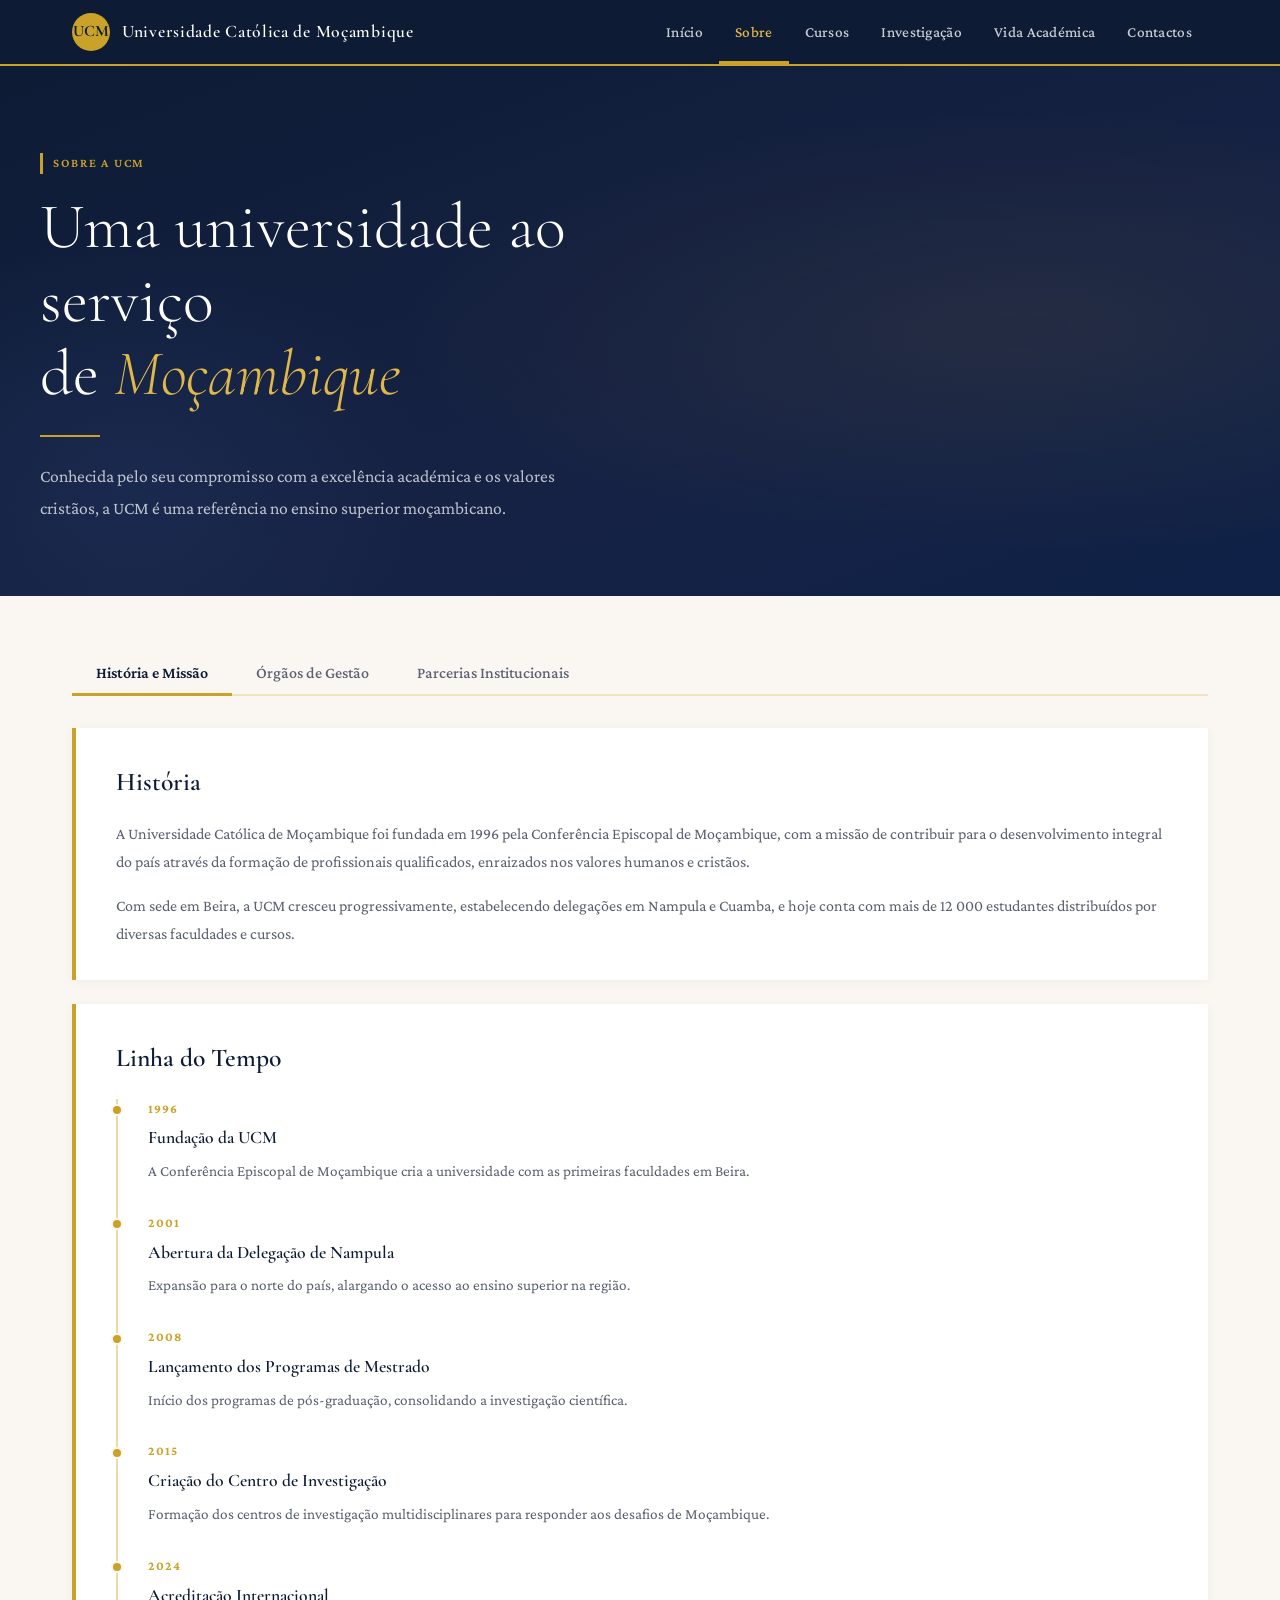
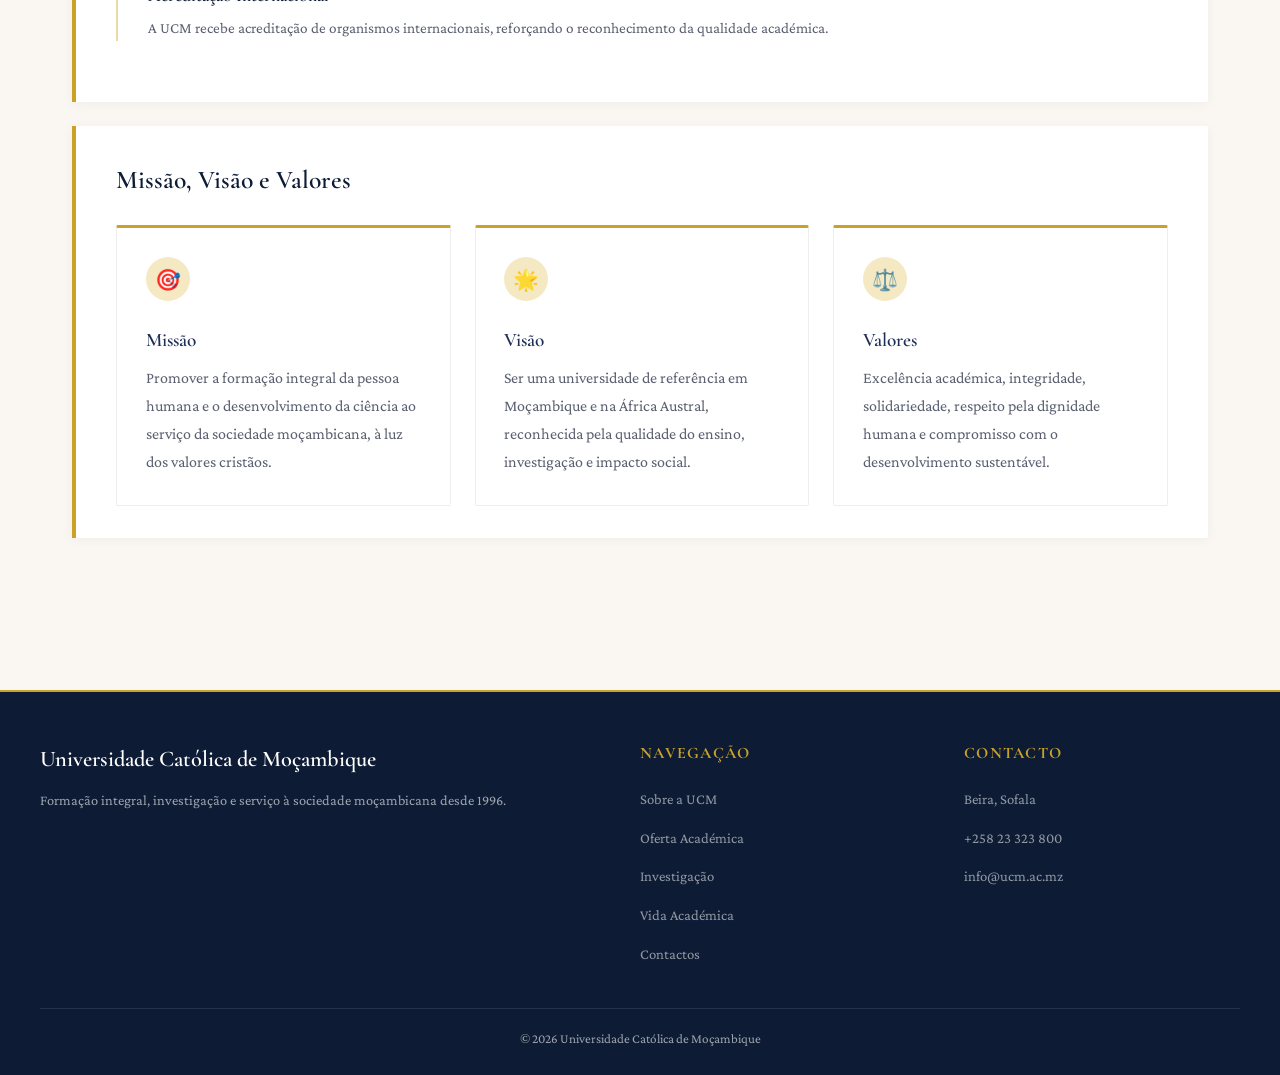
<file: sobre.html>
<!DOCTYPE html>
<html lang="pt">
<head>
  <meta charset="UTF-8">
  <meta name="viewport" content="width=device-width, initial-scale=1.0">
  <title>Sobre a UCM — Universidade Católica de Moçambique</title>
  <link rel="stylesheet" href="ucm-style.css">
  <style>
    .tabs { display:flex; gap:0; border-bottom:2px solid var(--border); margin-bottom:2rem; }
    .tab-btn {
      padding:0.75rem 1.5rem; background:none; border:none; cursor:pointer;
      font-family:'Crimson Pro',serif; font-size:1rem; font-weight:500;
      color:var(--text-muted); border-bottom:3px solid transparent; margin-bottom:-2px;
      transition:color 0.2s, border-color 0.2s;
    }
    .tab-btn.active { color:var(--navy); border-bottom-color:var(--gold); font-weight:600; }
    .tab-panel { display:none; }
    .tab-panel.active { display:block; }

    .organ-grid { display:grid; grid-template-columns:repeat(auto-fill,minmax(260px,1fr)); gap:1.2rem; margin-top:1.2rem; }
    .organ-card {
      background:var(--white); border:1px solid rgba(0,0,0,0.07);
      padding:1.5rem; border-radius:2px;
      border-top:3px solid var(--navy);
    }
    .organ-card .role {
      font-size:0.75rem; font-weight:700; letter-spacing:0.1em;
      text-transform:uppercase; color:var(--gold); margin-bottom:0.3rem;
    }
    .organ-card .name {
      font-family:'Cormorant Garamond',serif; font-size:1.15rem; font-weight:600;
      color:var(--navy); margin-bottom:0.2rem;
    }
    .organ-card .dept { font-size:0.88rem; color:var(--text-muted); }

    .partners-grid { display:grid; grid-template-columns:repeat(auto-fill,minmax(240px,1fr)); gap:1rem; margin-top:1.2rem; }
    .partner {
      background:var(--white); padding:1.3rem 1.5rem;
      border-left:3px solid var(--gold); border-radius:0 2px 2px 0;
      display:flex; align-items:flex-start; gap:0.8rem;
    }
    .partner-flag { font-size:1.5rem; }
    .partner h4 { font-family:'Cormorant Garamond',serif; font-size:1rem; font-weight:600; color:var(--navy); margin-bottom:0.2rem; }
    .partner p { font-size:0.83rem; color:var(--text-muted); }

    .timeline { position:relative; padding-left:2rem; }
    .timeline::before { content:''; position:absolute; left:0; top:0; bottom:0; width:2px; background:var(--gold); opacity:0.4; }
    .tl-item { position:relative; margin-bottom:1.8rem; }
    .tl-item::before {
      content:''; position:absolute; left:-2rem; top:0.35rem;
      width:12px; height:12px; border-radius:50%;
      background:var(--gold); border:2px solid var(--cream);
      margin-left:-5px;
    }
    .tl-year { font-size:0.8rem; font-weight:700; letter-spacing:0.08em; color:var(--gold); margin-bottom:0.2rem; }
    .tl-title { font-family:'Cormorant Garamond',serif; font-size:1.1rem; font-weight:600; color:var(--navy); margin-bottom:0.3rem; }
    .tl-desc { font-size:0.95rem; color:var(--text-muted); }
  </style>
</head>
<body>

<nav>
  <div class="nav-inner">
    <a href="index.html" class="nav-logo">
      <div class="logo-icon">UCM</div>
      <span>Universidade Católica de Moçambique</span>
    </a>
    <ul class="nav-links">
      <li><a href="index.html">Início</a></li>
      <li><a href="sobre.html" class="active">Sobre</a></li>
      <li><a href="cursos.html">Cursos</a></li>
      <li><a href="investigacao.html">Investigação</a></li>
      <li><a href="vida.html">Vida Académica</a></li>
      <li><a href="contactos.html">Contactos</a></li>
    </ul>
  </div>
</nav>

<div class="hero">
  <div class="hero-inner">
    <span class="hero-eyebrow">Sobre a UCM</span>
    <h1>Uma universidade ao serviço<br>de <em>Moçambique</em></h1>
    <div class="hero-gold-line"></div>
    <p>Conhecida pelo seu compromisso com a excelência académica e os valores cristãos, a UCM é uma referência no ensino superior moçambicano.</p>
  </div>
</div>

<main>

  <div class="tabs">
    <button class="tab-btn active" onclick="showTab('historia')">História e Missão</button>
    <button class="tab-btn" onclick="showTab('orgaos')">Órgãos de Gestão</button>
    <button class="tab-btn" onclick="showTab('parcerias')">Parcerias Institucionais</button>
  </div>

  <!-- TAB: HISTÓRIA -->
  <div class="tab-panel active" id="tab-historia">
    <div class="content-section">
      <h2>História</h2>
      <p>A Universidade Católica de Moçambique foi fundada em 1996 pela Conferência Episcopal de Moçambique, com a missão de contribuir para o desenvolvimento integral do país através da formação de profissionais qualificados, enraizados nos valores humanos e cristãos.</p>
      <p style="margin-top:1rem;">Com sede em Beira, a UCM cresceu progressivamente, estabelecendo delegações em Nampula e Cuamba, e hoje conta com mais de 12 000 estudantes distribuídos por diversas faculdades e cursos.</p>
    </div>

    <div class="content-section" style="margin-top:1.5rem;">
      <h2>Linha do Tempo</h2>
      <div class="timeline" style="margin-top:1.2rem;">
        <div class="tl-item">
          <div class="tl-year">1996</div>
          <div class="tl-title">Fundação da UCM</div>
          <div class="tl-desc">A Conferência Episcopal de Moçambique cria a universidade com as primeiras faculdades em Beira.</div>
        </div>
        <div class="tl-item">
          <div class="tl-year">2001</div>
          <div class="tl-title">Abertura da Delegação de Nampula</div>
          <div class="tl-desc">Expansão para o norte do país, alargando o acesso ao ensino superior na região.</div>
        </div>
        <div class="tl-item">
          <div class="tl-year">2008</div>
          <div class="tl-title">Lançamento dos Programas de Mestrado</div>
          <div class="tl-desc">Início dos programas de pós-graduação, consolidando a investigação científica.</div>
        </div>
        <div class="tl-item">
          <div class="tl-year">2015</div>
          <div class="tl-title">Criação do Centro de Investigação</div>
          <div class="tl-desc">Formação dos centros de investigação multidisciplinares para responder aos desafios de Moçambique.</div>
        </div>
        <div class="tl-item">
          <div class="tl-year">2024</div>
          <div class="tl-title">Acreditação Internacional</div>
          <div class="tl-desc">A UCM recebe acreditação de organismos internacionais, reforçando o reconhecimento da qualidade académica.</div>
        </div>
      </div>
    </div>

    <div class="content-section" style="margin-top:1.5rem;">
      <h2>Missão, Visão e Valores</h2>
      <div class="card-grid">
        <div class="card">
          <div class="card-icon">🎯</div>
          <h3>Missão</h3>
          <p>Promover a formação integral da pessoa humana e o desenvolvimento da ciência ao serviço da sociedade moçambicana, à luz dos valores cristãos.</p>
        </div>
        <div class="card">
          <div class="card-icon">🌟</div>
          <h3>Visão</h3>
          <p>Ser uma universidade de referência em Moçambique e na África Austral, reconhecida pela qualidade do ensino, investigação e impacto social.</p>
        </div>
        <div class="card">
          <div class="card-icon">⚖️</div>
          <h3>Valores</h3>
          <p>Excelência académica, integridade, solidariedade, respeito pela dignidade humana e compromisso com o desenvolvimento sustentável.</p>
        </div>
      </div>
    </div>
  </div>

  <!-- TAB: ÓRGÃOS -->
  <div class="tab-panel" id="tab-orgaos">
    <div class="content-section">
      <h2>Estrutura de Governação</h2>
      <p>A UCM é governada por um conjunto de órgãos que asseguram a boa gestão académica, financeira e administrativa da instituição.</p>
    </div>
    <div class="organ-grid" style="margin-top:1.5rem;">
      <div class="organ-card">
        <div class="role">Reitoria</div>
        <div class="name">Reitor</div>
        <div class="dept">Direcção Superior da Universidade</div>
      </div>
      <div class="organ-card">
        <div class="role">Reitoria</div>
        <div class="name">Vice-Reitor Académico</div>
        <div class="dept">Gestão Pedagógica e Científica</div>
      </div>
      <div class="organ-card">
        <div class="role">Reitoria</div>
        <div class="name">Vice-Reitor Administrativo</div>
        <div class="dept">Gestão Administrativa e Financeira</div>
      </div>
      <div class="organ-card">
        <div class="role">Conselho Universitário</div>
        <div class="name">Presidente do Conselho</div>
        <div class="dept">Órgão Deliberativo Superior</div>
      </div>
      <div class="organ-card">
        <div class="role">Faculdade de Ciências de Saúde</div>
        <div class="name">Decano</div>
        <div class="dept">Medicina, Enfermagem, Farmácia</div>
      </div>
      <div class="organ-card">
        <div class="role">Faculdade de Educação</div>
        <div class="name">Decano</div>
        <div class="dept">Pedagogia e Ciências da Educação</div>
      </div>
      <div class="organ-card">
        <div class="role">Faculdade de Gestão</div>
        <div class="name">Decano</div>
        <div class="dept">Economia, Contabilidade e Gestão</div>
      </div>
      <div class="organ-card">
        <div class="role">Faculdade de Direito</div>
        <div class="name">Decano</div>
        <div class="dept">Ciências Jurídicas</div>
      </div>
    </div>
  </div>

  <!-- TAB: PARCERIAS -->
  <div class="tab-panel" id="tab-parcerias">
    <div class="content-section">
      <h2>Parcerias Institucionais</h2>
      <p>A UCM mantém acordos de cooperação com universidades e organizações de reconhecida excelência, promovendo a mobilidade estudantil, a investigação conjunta e a partilha de conhecimento.</p>
    </div>
    <div class="partners-grid" style="margin-top:1.5rem;">
      <div class="partner"><span class="partner-flag">🇵🇹</span><div><h4>Universidade de Lisboa</h4><p>Cooperação académica e mobilidade estudantil</p></div></div>
      <div class="partner"><span class="partner-flag">🇵🇹</span><div><h4>Universidade Católica Portuguesa</h4><p>Parceria estratégica em investigação e ensino</p></div></div>
      <div class="partner"><span class="partner-flag">🇧🇷</span><div><h4>PUC Rio de Janeiro</h4><p>Intercâmbio académico e pós-graduação</p></div></div>
      <div class="partner"><span class="partner-flag">🇿🇦</span><div><h4>University of KwaZulu-Natal</h4><p>Investigação conjunta em saúde e ambiente</p></div></div>
      <div class="partner"><span class="partner-flag">🇮🇹</span><div><h4>Università Cattolica del Sacro Cuore</h4><p>Troca de docentes e programas conjuntos</p></div></div>
      <div class="partner"><span class="partner-flag">🌍</span><div><h4>União Europeia — Erasmus+</h4><p>Financiamento e mobilidade internacional</p></div></div>
      <div class="partner"><span class="partner-flag">🌍</span><div><h4>Banco Mundial</h4><p>Projectos de desenvolvimento educacional</p></div></div>
      <div class="partner"><span class="partner-flag">🇲🇿</span><div><h4>Ministério da Educação — MEC</h4><p>Parceria nacional para o ensino superior</p></div></div>
    </div>
  </div>

</main>

<footer>
  <div class="footer-inner">
    <div class="footer-brand">
      <h3>Universidade Católica de Moçambique</h3>
      <p>Formação integral, investigação e serviço à sociedade moçambicana desde 1996.</p>
    </div>
    <div class="footer-col">
      <h4>Navegação</h4>
      <ul>
        <li><a href="sobre.html">Sobre a UCM</a></li>
        <li><a href="cursos.html">Oferta Académica</a></li>
        <li><a href="investigacao.html">Investigação</a></li>
        <li><a href="vida.html">Vida Académica</a></li>
        <li><a href="contactos.html">Contactos</a></li>
      </ul>
    </div>
    <div class="footer-col">
      <h4>Contacto</h4>
      <ul>
        <li><a href="#">Beira, Sofala</a></li>
        <li><a href="#">+258 23 323 800</a></li>
        <li><a href="#">info@ucm.ac.mz</a></li>
      </ul>
    </div>
  </div>
  <div class="footer-bottom">&copy; 2026 Universidade Católica de Moçambique</div>
</footer>

<script>
function showTab(id) {
  document.querySelectorAll('.tab-panel').forEach(p => p.classList.remove('active'));
  document.querySelectorAll('.tab-btn').forEach(b => b.classList.remove('active'));
  document.getElementById('tab-' + id).classList.add('active');
  event.target.classList.add('active');
}
</script>
</body>
</html>
</file>
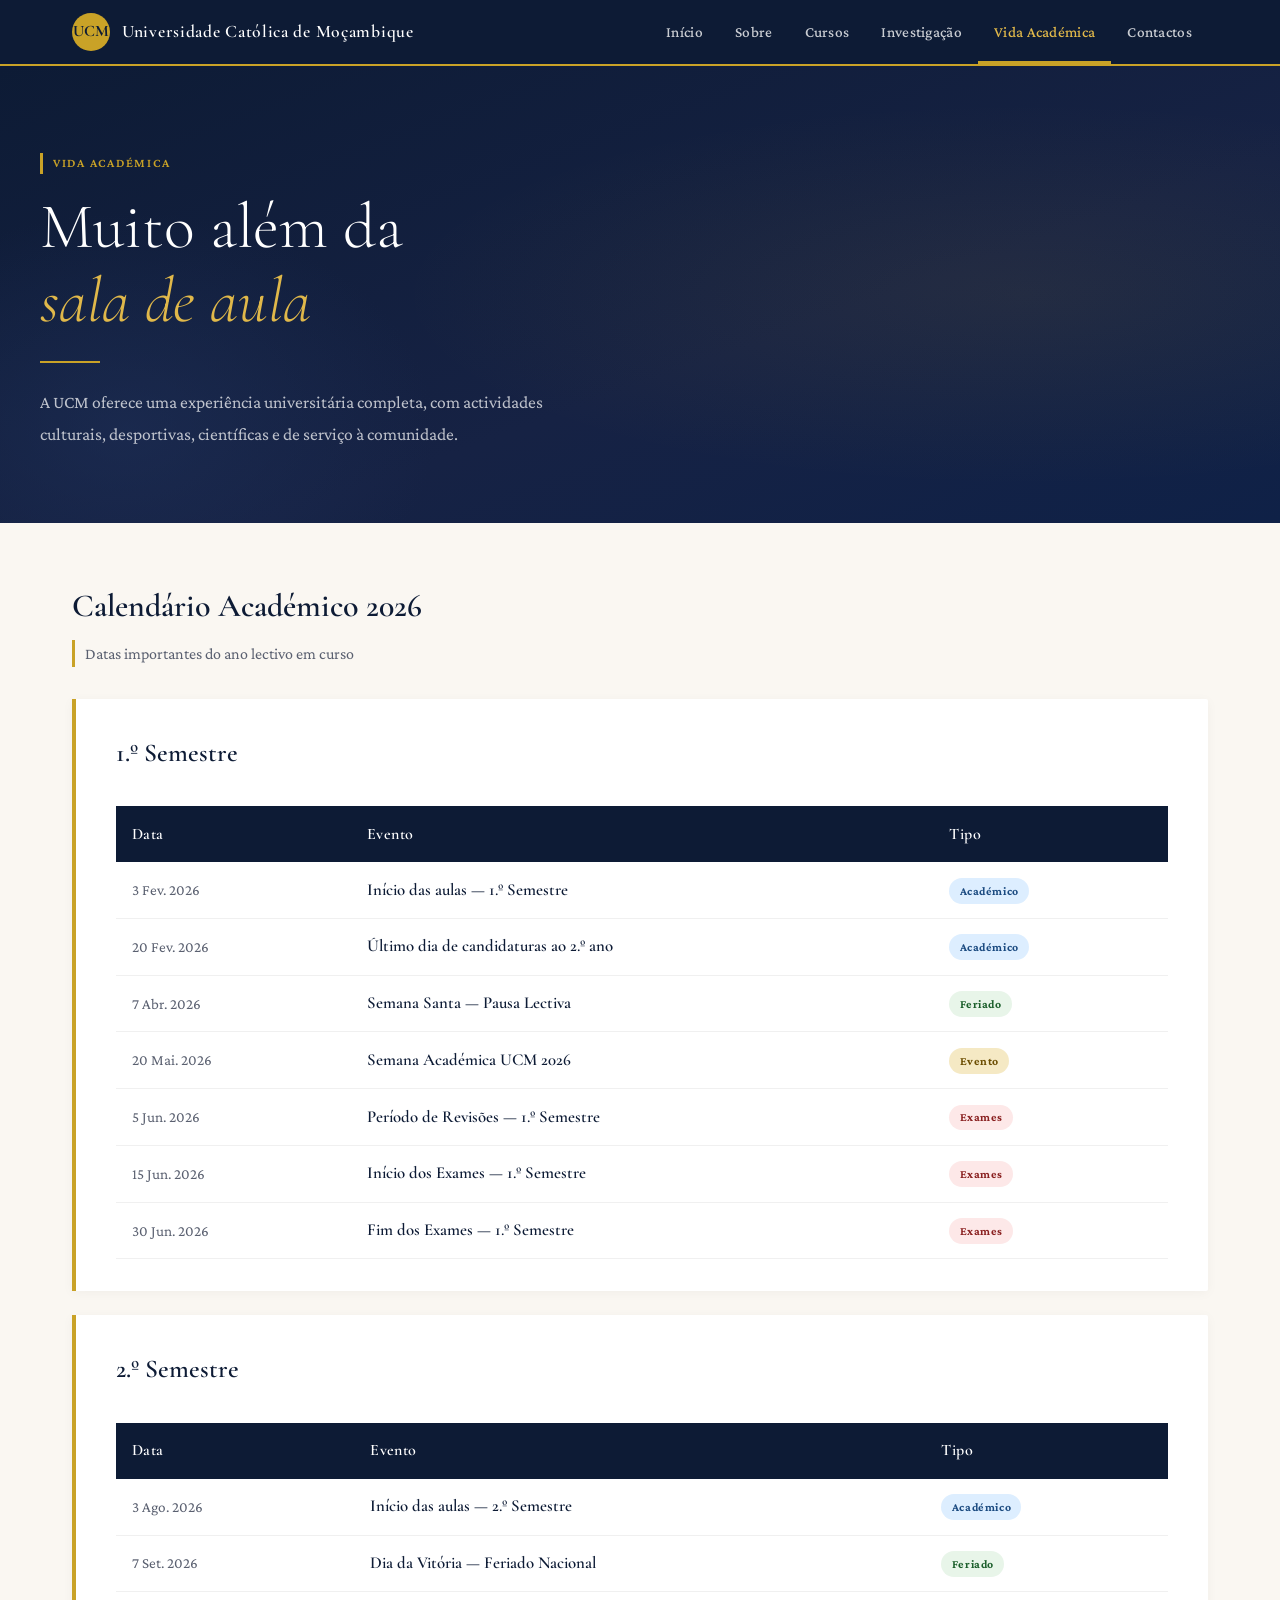
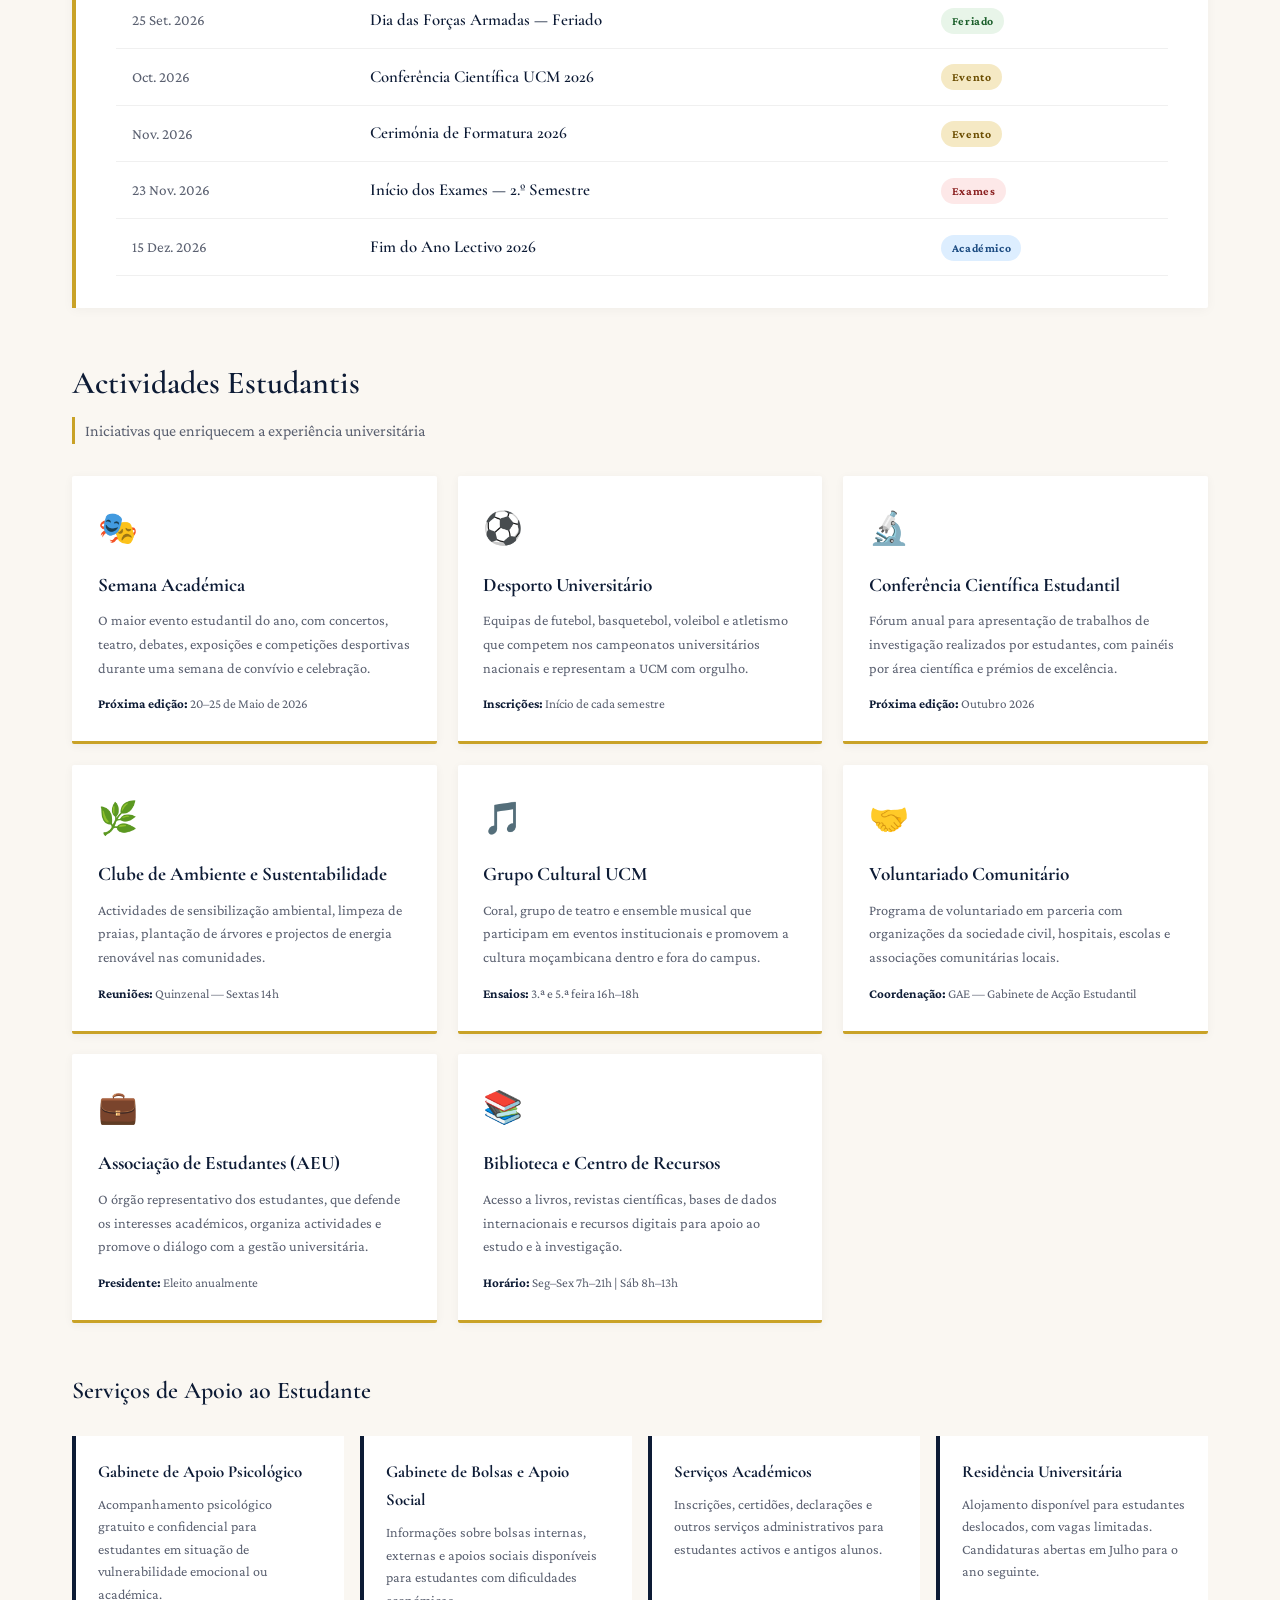
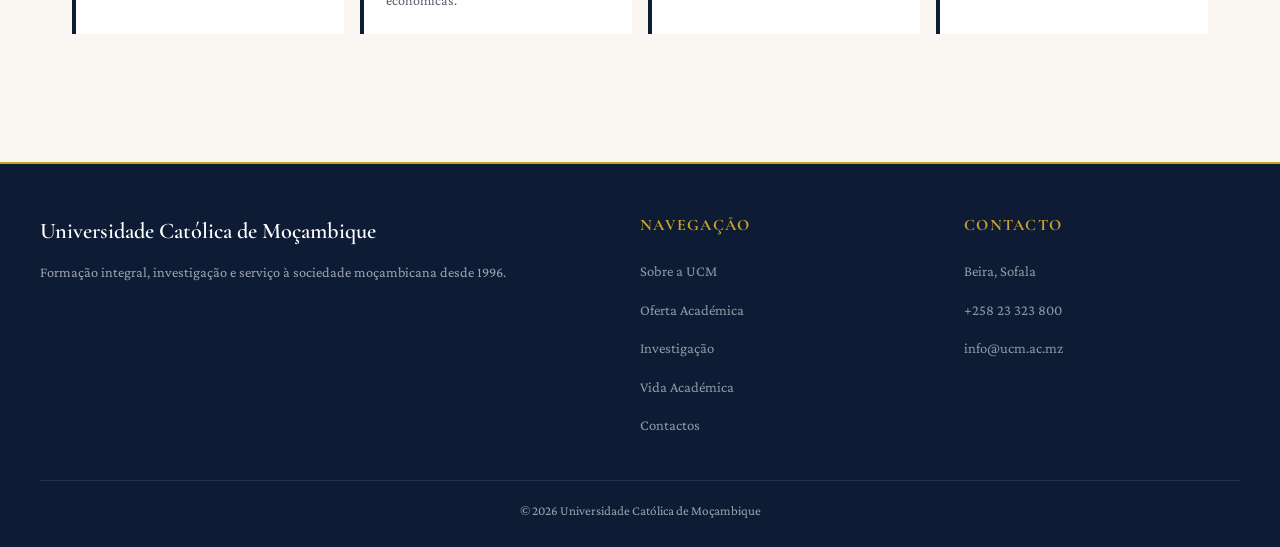
<file: vida.html>
<!DOCTYPE html>
<html lang="pt">
<head>
  <meta charset="UTF-8">
  <meta name="viewport" content="width=device-width, initial-scale=1.0">
  <title>Vida Académica — UCM</title>
  <link rel="stylesheet" href="ucm-style.css">
  <style>
    .calendar-table-wrap { overflow-x:auto; }
    .calendar-table { width:100%; border-collapse:collapse; }
    .calendar-table thead tr { background:var(--navy); }
    .calendar-table thead th { padding:0.9rem 1rem; text-align:left; color:var(--white); font-family:'Cormorant Garamond',serif; font-size:1rem; font-weight:600; }
    .calendar-table tbody tr { border-bottom:1px solid rgba(0,0,0,0.06); }
    .calendar-table tbody tr:hover { background:var(--gold-pale); }
    .calendar-table tbody td { padding:0.85rem 1rem; font-size:0.95rem; color:var(--text-muted); }
    .calendar-table .event-name { font-weight:600; color:var(--navy); font-family:'Cormorant Garamond',serif; font-size:1.05rem; }
    .cal-type { display:inline-block; padding:0.18rem 0.65rem; border-radius:20px; font-size:0.74rem; font-weight:700; letter-spacing:0.05em; }
    .cal-academic { background:#ddeeff; color:#1a4a80; }
    .cal-exam { background:#fde8e8; color:#8a2020; }
    .cal-event { background:var(--gold-pale); color:#6b4d00; }
    .cal-holiday { background:#e8f5e9; color:#1a5e2a; }

    .activities-grid { display:grid; grid-template-columns:repeat(auto-fill,minmax(280px,1fr)); gap:1.3rem; margin-top:1.5rem; }
    .activity-card {
      background:var(--white); padding:1.6rem;
      border-radius:2px; border-bottom:3px solid var(--gold);
      box-shadow:0 2px 10px rgba(0,0,0,0.05);
      transition:transform 0.2s, box-shadow 0.2s;
    }
    .activity-card:hover { transform:translateY(-3px); box-shadow:0 8px 28px rgba(13,27,53,0.1); }
    .activity-card .act-icon { font-size:2rem; margin-bottom:0.8rem; }
    .activity-card h3 { font-family:'Cormorant Garamond',serif; font-size:1.2rem; color:var(--navy); margin-bottom:0.5rem; }
    .activity-card p { font-size:0.9rem; color:var(--text-muted); line-height:1.65; }
    .activity-card .act-details { margin-top:0.8rem; font-size:0.82rem; color:var(--text-muted); }
    .activity-card .act-details strong { color:var(--navy); }

    .support-grid { display:grid; grid-template-columns:repeat(auto-fill,minmax(240px,1fr)); gap:1rem; margin-top:1.5rem; }
    .support-item { background:var(--white); padding:1.4rem; border-left:4px solid var(--navy); }
    .support-item h4 { font-family:'Cormorant Garamond',serif; font-size:1.05rem; color:var(--navy); margin-bottom:0.4rem; }
    .support-item p { font-size:0.88rem; color:var(--text-muted); line-height:1.6; }
  </style>
</head>
<body>

<nav>
  <div class="nav-inner">
    <a href="index.html" class="nav-logo">
      <div class="logo-icon">UCM</div>
      <span>Universidade Católica de Moçambique</span>
    </a>
    <ul class="nav-links">
      <li><a href="index.html">Início</a></li>
      <li><a href="sobre.html">Sobre</a></li>
      <li><a href="cursos.html">Cursos</a></li>
      <li><a href="investigacao.html">Investigação</a></li>
      <li><a href="vida.html" class="active">Vida Académica</a></li>
      <li><a href="contactos.html">Contactos</a></li>
    </ul>
  </div>
</nav>

<div class="hero">
  <div class="hero-inner">
    <span class="hero-eyebrow">Vida Académica</span>
    <h1>Muito além da<br><em>sala de aula</em></h1>
    <div class="hero-gold-line"></div>
    <p>A UCM oferece uma experiência universitária completa, com actividades culturais, desportivas, científicas e de serviço à comunidade.</p>
  </div>
</div>

<main>

  <!-- CALENDÁRIO -->
  <p class="section-title">Calendário Académico 2026</p>
  <p class="section-sub">Datas importantes do ano lectivo em curso</p>

  <div class="content-section">
    <h2>1.º Semestre</h2>
    <div class="calendar-table-wrap">
      <table class="calendar-table">
        <thead>
          <tr><th>Data</th><th>Evento</th><th>Tipo</th></tr>
        </thead>
        <tbody>
          <tr><td>3 Fev. 2026</td><td class="event-name">Início das aulas — 1.º Semestre</td><td><span class="cal-type cal-academic">Académico</span></td></tr>
          <tr><td>20 Fev. 2026</td><td class="event-name">Último dia de candidaturas ao 2.º ano</td><td><span class="cal-type cal-academic">Académico</span></td></tr>
          <tr><td>7 Abr. 2026</td><td class="event-name">Semana Santa — Pausa Lectiva</td><td><span class="cal-type cal-holiday">Feriado</span></td></tr>
          <tr><td>20 Mai. 2026</td><td class="event-name">Semana Académica UCM 2026</td><td><span class="cal-type cal-event">Evento</span></td></tr>
          <tr><td>5 Jun. 2026</td><td class="event-name">Período de Revisões — 1.º Semestre</td><td><span class="cal-type cal-exam">Exames</span></td></tr>
          <tr><td>15 Jun. 2026</td><td class="event-name">Início dos Exames — 1.º Semestre</td><td><span class="cal-type cal-exam">Exames</span></td></tr>
          <tr><td>30 Jun. 2026</td><td class="event-name">Fim dos Exames — 1.º Semestre</td><td><span class="cal-type cal-exam">Exames</span></td></tr>
        </tbody>
      </table>
    </div>
  </div>

  <div class="content-section" style="margin-top:1.5rem;">
    <h2>2.º Semestre</h2>
    <div class="calendar-table-wrap">
      <table class="calendar-table">
        <thead>
          <tr><th>Data</th><th>Evento</th><th>Tipo</th></tr>
        </thead>
        <tbody>
          <tr><td>3 Ago. 2026</td><td class="event-name">Início das aulas — 2.º Semestre</td><td><span class="cal-type cal-academic">Académico</span></td></tr>
          <tr><td>7 Set. 2026</td><td class="event-name">Dia da Vitória — Feriado Nacional</td><td><span class="cal-type cal-holiday">Feriado</span></td></tr>
          <tr><td>25 Set. 2026</td>  <td class="event-name">Dia das Forças Armadas — Feriado</td><td><span class="cal-type cal-holiday">Feriado</span></td></tr>
          <tr><td>Oct. 2026</td><td class="event-name">Conferência Científica UCM 2026</td><td><span class="cal-type cal-event">Evento</span></td></tr>
          <tr><td>Nov. 2026</td><td class="event-name">Cerimónia de Formatura 2026</td><td><span class="cal-type cal-event">Evento</span></td></tr>
          <tr><td>23 Nov. 2026</td><td class="event-name">Início dos Exames — 2.º Semestre</td><td><span class="cal-type cal-exam">Exames</span></td></tr>
          <tr><td>15 Dez. 2026</td><td class="event-name">Fim do Ano Lectivo 2026</td><td><span class="cal-type cal-academic">Académico</span></td></tr>
        </tbody>
      </table>
    </div>
  </div>

  <!-- ACTIVIDADES -->
  <div style="margin-top:3rem;">
    <p class="section-title">Actividades Estudantis</p>
    <p class="section-sub">Iniciativas que enriquecem a experiência universitária</p>

    <div class="activities-grid">
      <div class="activity-card">
        <div class="act-icon">🎭</div>
        <h3>Semana Académica</h3>
        <p>O maior evento estudantil do ano, com concertos, teatro, debates, exposições e competições desportivas durante uma semana de convívio e celebração.</p>
        <div class="act-details"><strong>Próxima edição:</strong> 20–25 de Maio de 2026</div>
      </div>

      <div class="activity-card">
        <div class="act-icon">⚽</div>
        <h3>Desporto Universitário</h3>
        <p>Equipas de futebol, basquetebol, voleibol e atletismo que competem nos campeonatos universitários nacionais e representam a UCM com orgulho.</p>
        <div class="act-details"><strong>Inscrições:</strong> Início de cada semestre</div>
      </div>

      <div class="activity-card">
        <div class="act-icon">🔬</div>
        <h3>Conferência Científica Estudantil</h3>
        <p>Fórum anual para apresentação de trabalhos de investigação realizados por estudantes, com painéis por área científica e prémios de excelência.</p>
        <div class="act-details"><strong>Próxima edição:</strong> Outubro 2026</div>
      </div>

      <div class="activity-card">
        <div class="act-icon">🌿</div>
        <h3>Clube de Ambiente e Sustentabilidade</h3>
        <p>Actividades de sensibilização ambiental, limpeza de praias, plantação de árvores e projectos de energia renovável nas comunidades.</p>
        <div class="act-details"><strong>Reuniões:</strong> Quinzenal — Sextas 14h</div>
      </div>

      <div class="activity-card">
        <div class="act-icon">🎵</div>
        <h3>Grupo Cultural UCM</h3>
        <p>Coral, grupo de teatro e ensemble musical que participam em eventos institucionais e promovem a cultura moçambicana dentro e fora do campus.</p>
        <div class="act-details"><strong>Ensaios:</strong> 3.ª e 5.ª feira 16h–18h</div>
      </div>

      <div class="activity-card">
        <div class="act-icon">🤝</div>
        <h3>Voluntariado Comunitário</h3>
        <p>Programa de voluntariado em parceria com organizações da sociedade civil, hospitais, escolas e associações comunitárias locais.</p>
        <div class="act-details"><strong>Coordenação:</strong> GAE — Gabinete de Acção Estudantil</div>
      </div>

      <div class="activity-card">
        <div class="act-icon">💼</div>
        <h3>Associação de Estudantes (AEU)</h3>
        <p>O órgão representativo dos estudantes, que defende os interesses académicos, organiza actividades e promove o diálogo com a gestão universitária.</p>
        <div class="act-details"><strong>Presidente:</strong> Eleito anualmente</div>
      </div>

      <div class="activity-card">
        <div class="act-icon">📚</div>
        <h3>Biblioteca e Centro de Recursos</h3>
        <p>Acesso a livros, revistas científicas, bases de dados internacionais e recursos digitais para apoio ao estudo e à investigação.</p>
        <div class="act-details"><strong>Horário:</strong> Seg–Sex 7h–21h | Sáb 8h–13h</div>
      </div>
    </div>
  </div>

  <!-- SERVIÇOS DE APOIO -->
  <div style="margin-top:3rem;">
    <p class="section-title" style="font-size:1.5rem;">Serviços de Apoio ao Estudante</p>
    <div class="support-grid">
      <div class="support-item">
        <h4>Gabinete de Apoio Psicológico</h4>
        <p>Acompanhamento psicológico gratuito e confidencial para estudantes em situação de vulnerabilidade emocional ou académica.</p>
      </div>
      <div class="support-item">
        <h4>Gabinete de Bolsas e Apoio Social</h4>
        <p>Informações sobre bolsas internas, externas e apoios sociais disponíveis para estudantes com dificuldades económicas.</p>
      </div>
      <div class="support-item">
        <h4>Serviços Académicos</h4>
        <p>Inscrições, certidões, declarações e outros serviços administrativos para estudantes activos e antigos alunos.</p>
      </div>
      <div class="support-item">
        <h4>Residência Universitária</h4>
        <p>Alojamento disponível para estudantes deslocados, com vagas limitadas. Candidaturas abertas em Julho para o ano seguinte.</p>
      </div>
    </div>
  </div>

</main>

<footer>
  <div class="footer-inner">
    <div class="footer-brand">
      <h3>Universidade Católica de Moçambique</h3>
      <p>Formação integral, investigação e serviço à sociedade moçambicana desde 1996.</p>
    </div>
    <div class="footer-col">
      <h4>Navegação</h4>
      <ul>
        <li><a href="sobre.html">Sobre a UCM</a></li>
        <li><a href="cursos.html">Oferta Académica</a></li>
        <li><a href="investigacao.html">Investigação</a></li>
        <li><a href="vida.html">Vida Académica</a></li>
        <li><a href="contactos.html">Contactos</a></li>
      </ul>
    </div>
    <div class="footer-col">
      <h4>Contacto</h4>
      <ul>
        <li><a href="#">Beira, Sofala</a></li>
        <li><a href="#">+258 23 323 800</a></li>
        <li><a href="#">info@ucm.ac.mz</a></li>
      </ul>
    </div>
  </div>
  <div class="footer-bottom">&copy; 2026 Universidade Católica de Moçambique</div>
</footer>

</body>
</html>
</file>
<file: ucm-style.css>
/* UCM Website - Shared Styles */
@import url('https://fonts.googleapis.com/css2?family=Cormorant+Garamond:ital,wght@0,300;0,400;0,600;0,700;1,400&family=Crimson+Pro:wght@300;400;500;600&display=swap');

:root {
  --navy: #0d1b35;
  --navy-mid: #162244;
  --navy-light: #1e2f57;
  --gold: #c9a227;
  --gold-light: #e0b84a;
  --gold-pale: #f5e9c4;
  --cream: #faf7f2;
  --white: #ffffff;
  --text: #1a1a2e;
  --text-muted: #5a6070;
  --border: rgba(201,162,39,0.25);
}

*, *::before, *::after { box-sizing: border-box; margin: 0; padding: 0; }

html { scroll-behavior: smooth; }

body {
  font-family: 'Crimson Pro', Georgia, serif;
  background: var(--cream);
  color: var(--text);
  font-size: 18px;
  line-height: 1.7;
}

/* ── NAVBAR ── */
nav {
  background: var(--navy);
  border-bottom: 2px solid var(--gold);
  position: sticky;
  top: 0;
  z-index: 100;
}

.nav-inner {
  max-width: 1200px;
  margin: 0 auto;
  padding: 0 2rem;
  display: flex;
  align-items: center;
  justify-content: space-between;
  height: 64px;
}

.nav-logo {
  display: flex;
  align-items: center;
  gap: 12px;
  text-decoration: none;
}

.nav-logo .logo-icon {
  width: 38px;
  height: 38px;
  background: var(--gold);
  border-radius: 50%;
  display: flex;
  align-items: center;
  justify-content: center;
  font-family: 'Cormorant Garamond', serif;
  font-weight: 700;
  font-size: 16px;
  color: var(--navy);
}

.nav-logo span {
  font-family: 'Cormorant Garamond', serif;
  font-size: 1.1rem;
  font-weight: 600;
  color: var(--white);
  letter-spacing: 0.04em;
}

.nav-links {
  display: flex;
  gap: 0;
  list-style: none;
}

.nav-links a {
  display: block;
  padding: 0 1rem;
  height: 64px;
  line-height: 64px;
  font-family: 'Crimson Pro', serif;
  font-size: 0.95rem;
  font-weight: 500;
  color: rgba(255,255,255,0.78);
  text-decoration: none;
  letter-spacing: 0.02em;
  border-bottom: 3px solid transparent;
  transition: color 0.2s, border-color 0.2s;
}

.nav-links a:hover,
.nav-links a.active {
  color: var(--gold-light);
  border-bottom-color: var(--gold);
}

/* ── HERO ── */
.hero {
  background: linear-gradient(160deg, var(--navy) 0%, var(--navy-mid) 60%, #0f2147 100%);
  color: var(--white);
  padding: 5rem 2rem 4.5rem;
  position: relative;
  overflow: hidden;
}

.hero::before {
  content: '';
  position: absolute;
  inset: 0;
  background: 
    radial-gradient(ellipse 70% 60% at 80% 50%, rgba(201,162,39,0.08) 0%, transparent 70%),
    radial-gradient(ellipse 40% 80% at 10% 80%, rgba(30,47,87,0.6) 0%, transparent 60%);
}

.hero-inner {
  max-width: 1200px;
  margin: 0 auto;
  position: relative;
}

.hero-eyebrow {
  display: inline-block;
  font-size: 0.78rem;
  font-weight: 600;
  letter-spacing: 0.14em;
  text-transform: uppercase;
  color: var(--gold);
  margin-bottom: 1rem;
  border-left: 3px solid var(--gold);
  padding-left: 10px;
}

.hero h1 {
  font-family: 'Cormorant Garamond', serif;
  font-size: clamp(2.4rem, 5vw, 4rem);
  font-weight: 300;
  line-height: 1.15;
  margin-bottom: 1.2rem;
  max-width: 700px;
}

.hero h1 em {
  font-style: italic;
  color: var(--gold-light);
}

.hero p {
  font-size: 1.1rem;
  color: rgba(255,255,255,0.72);
  max-width: 520px;
  line-height: 1.8;
}

.hero-gold-line {
  width: 60px;
  height: 2px;
  background: var(--gold);
  margin: 1.5rem 0;
}

/* ── MAIN LAYOUT ── */
main {
  max-width: 1200px;
  margin: 0 auto;
  padding: 3.5rem 2rem 4rem;
}

/* ── SECTION TITLES ── */
.section-title {
  font-family: 'Cormorant Garamond', serif;
  font-size: 2rem;
  font-weight: 600;
  color: var(--navy);
  margin-bottom: 0.4rem;
}

.section-sub {
  font-size: 1rem;
  color: var(--text-muted);
  margin-bottom: 2rem;
  border-left: 3px solid var(--gold);
  padding-left: 10px;
}

/* ── CARDS ── */
.card-grid {
  display: grid;
  grid-template-columns: repeat(auto-fill, minmax(300px, 1fr));
  gap: 1.5rem;
  margin-top: 1.5rem;
}

.card {
  background: var(--white);
  border: 1px solid rgba(0,0,0,0.07);
  border-top: 3px solid var(--gold);
  padding: 1.8rem;
  border-radius: 2px;
  transition: box-shadow 0.25s, transform 0.25s;
}

.card:hover {
  box-shadow: 0 8px 32px rgba(13,27,53,0.12);
  transform: translateY(-3px);
}

.card-icon {
  width: 44px;
  height: 44px;
  background: var(--gold-pale);
  border-radius: 50%;
  display: flex;
  align-items: center;
  justify-content: center;
  font-size: 1.3rem;
  margin-bottom: 1rem;
}

.card h3 {
  font-family: 'Cormorant Garamond', serif;
  font-size: 1.3rem;
  font-weight: 600;
  color: var(--navy);
  margin-bottom: 0.6rem;
}

.card p {
  font-size: 0.97rem;
  color: var(--text-muted);
  line-height: 1.65;
}

/* ── ACCORDION / SECTIONS ── */
.content-section {
  background: var(--white);
  border-left: 4px solid var(--gold);
  padding: 2rem 2.5rem;
  margin-bottom: 1.5rem;
  border-radius: 0 2px 2px 0;
  box-shadow: 0 2px 12px rgba(0,0,0,0.04);
}

.content-section h2 {
  font-family: 'Cormorant Garamond', serif;
  font-size: 1.6rem;
  font-weight: 600;
  color: var(--navy);
  margin-bottom: 1rem;
}

.content-section h3 {
  font-family: 'Cormorant Garamond', serif;
  font-size: 1.2rem;
  font-weight: 600;
  color: var(--navy-light);
  margin: 1.4rem 0 0.5rem;
}

.content-section p {
  color: var(--text-muted);
  font-size: 1rem;
  line-height: 1.75;
}

.content-section ul {
  list-style: none;
  padding: 0;
  margin-top: 0.5rem;
}

.content-section ul li {
  padding: 0.35rem 0 0.35rem 1.4rem;
  position: relative;
  color: var(--text-muted);
  font-size: 1rem;
}

.content-section ul li::before {
  content: '—';
  position: absolute;
  left: 0;
  color: var(--gold);
  font-weight: 700;
}

/* ── TABLE ── */
table {
  width: 100%;
  border-collapse: collapse;
  font-size: 0.97rem;
  margin-top: 1rem;
}

thead tr {
  background: var(--navy);
  color: var(--white);
}

thead th {
  padding: 0.8rem 1rem;
  text-align: left;
  font-family: 'Cormorant Garamond', serif;
  font-weight: 600;
  letter-spacing: 0.03em;
}

tbody tr {
  border-bottom: 1px solid rgba(0,0,0,0.06);
  transition: background 0.15s;
}

tbody tr:hover { background: var(--gold-pale); }

tbody td {
  padding: 0.75rem 1rem;
  color: var(--text-muted);
}

/* ── BADGES ── */
.badge {
  display: inline-block;
  padding: 0.2rem 0.75rem;
  border-radius: 20px;
  font-size: 0.78rem;
  font-weight: 600;
  letter-spacing: 0.05em;
}

.badge-gold { background: var(--gold-pale); color: #7a5e00; }
.badge-navy { background: rgba(13,27,53,0.08); color: var(--navy); }

/* ── FORM ── */
.contact-form {
  background: var(--white);
  padding: 2.5rem;
  border-radius: 2px;
  box-shadow: 0 4px 24px rgba(0,0,0,0.06);
}

.form-row { display: grid; grid-template-columns: 1fr 1fr; gap: 1.2rem; }

.form-group { margin-bottom: 1.3rem; }

.form-group label {
  display: block;
  font-size: 0.85rem;
  font-weight: 600;
  letter-spacing: 0.06em;
  text-transform: uppercase;
  color: var(--navy);
  margin-bottom: 0.4rem;
}

.form-group input,
.form-group select,
.form-group textarea {
  width: 100%;
  padding: 0.75rem 1rem;
  border: 1px solid rgba(0,0,0,0.15);
  border-radius: 2px;
  font-family: 'Crimson Pro', serif;
  font-size: 1rem;
  color: var(--text);
  background: var(--cream);
  transition: border-color 0.2s;
  outline: none;
}

.form-group input:focus,
.form-group select:focus,
.form-group textarea:focus {
  border-color: var(--gold);
  background: var(--white);
}

.form-group textarea { resize: vertical; min-height: 130px; }

.btn {
  display: inline-block;
  padding: 0.85rem 2.5rem;
  background: var(--gold);
  color: var(--navy);
  font-family: 'Cormorant Garamond', serif;
  font-size: 1.05rem;
  font-weight: 700;
  letter-spacing: 0.06em;
  border: none;
  cursor: pointer;
  transition: background 0.2s, transform 0.15s;
}

.btn:hover { background: var(--gold-light); transform: translateY(-1px); }

/* ── FOOTER ── */
footer {
  background: var(--navy);
  color: rgba(255,255,255,0.6);
  padding: 3rem 2rem 1.5rem;
  margin-top: 4rem;
  border-top: 2px solid var(--gold);
}

.footer-inner {
  max-width: 1200px;
  margin: 0 auto;
  display: grid;
  grid-template-columns: 2fr 1fr 1fr;
  gap: 3rem;
}

.footer-brand h3 {
  font-family: 'Cormorant Garamond', serif;
  font-size: 1.4rem;
  font-weight: 600;
  color: var(--white);
  margin-bottom: 0.6rem;
}

.footer-brand p { font-size: 0.9rem; line-height: 1.7; }

.footer-col h4 {
  font-family: 'Cormorant Garamond', serif;
  font-size: 1rem;
  font-weight: 700;
  color: var(--gold);
  letter-spacing: 0.08em;
  text-transform: uppercase;
  margin-bottom: 1rem;
}

.footer-col ul { list-style: none; }

.footer-col ul li { margin-bottom: 0.5rem; }

.footer-col ul li a {
  color: rgba(255,255,255,0.55);
  text-decoration: none;
  font-size: 0.92rem;
  transition: color 0.2s;
}

.footer-col ul li a:hover { color: var(--gold-light); }

.footer-bottom {
  max-width: 1200px;
  margin: 2rem auto 0;
  padding-top: 1.2rem;
  border-top: 1px solid rgba(255,255,255,0.1);
  font-size: 0.82rem;
  text-align: center;
}

/* ── RESPONSIVE ── */
@media (max-width: 768px) {
  .nav-links { display: none; }
  .footer-inner { grid-template-columns: 1fr; gap: 2rem; }
  .form-row { grid-template-columns: 1fr; }
  .hero { padding: 3.5rem 1.5rem 3rem; }
  main { padding: 2.5rem 1.5rem; }
}
</file>
